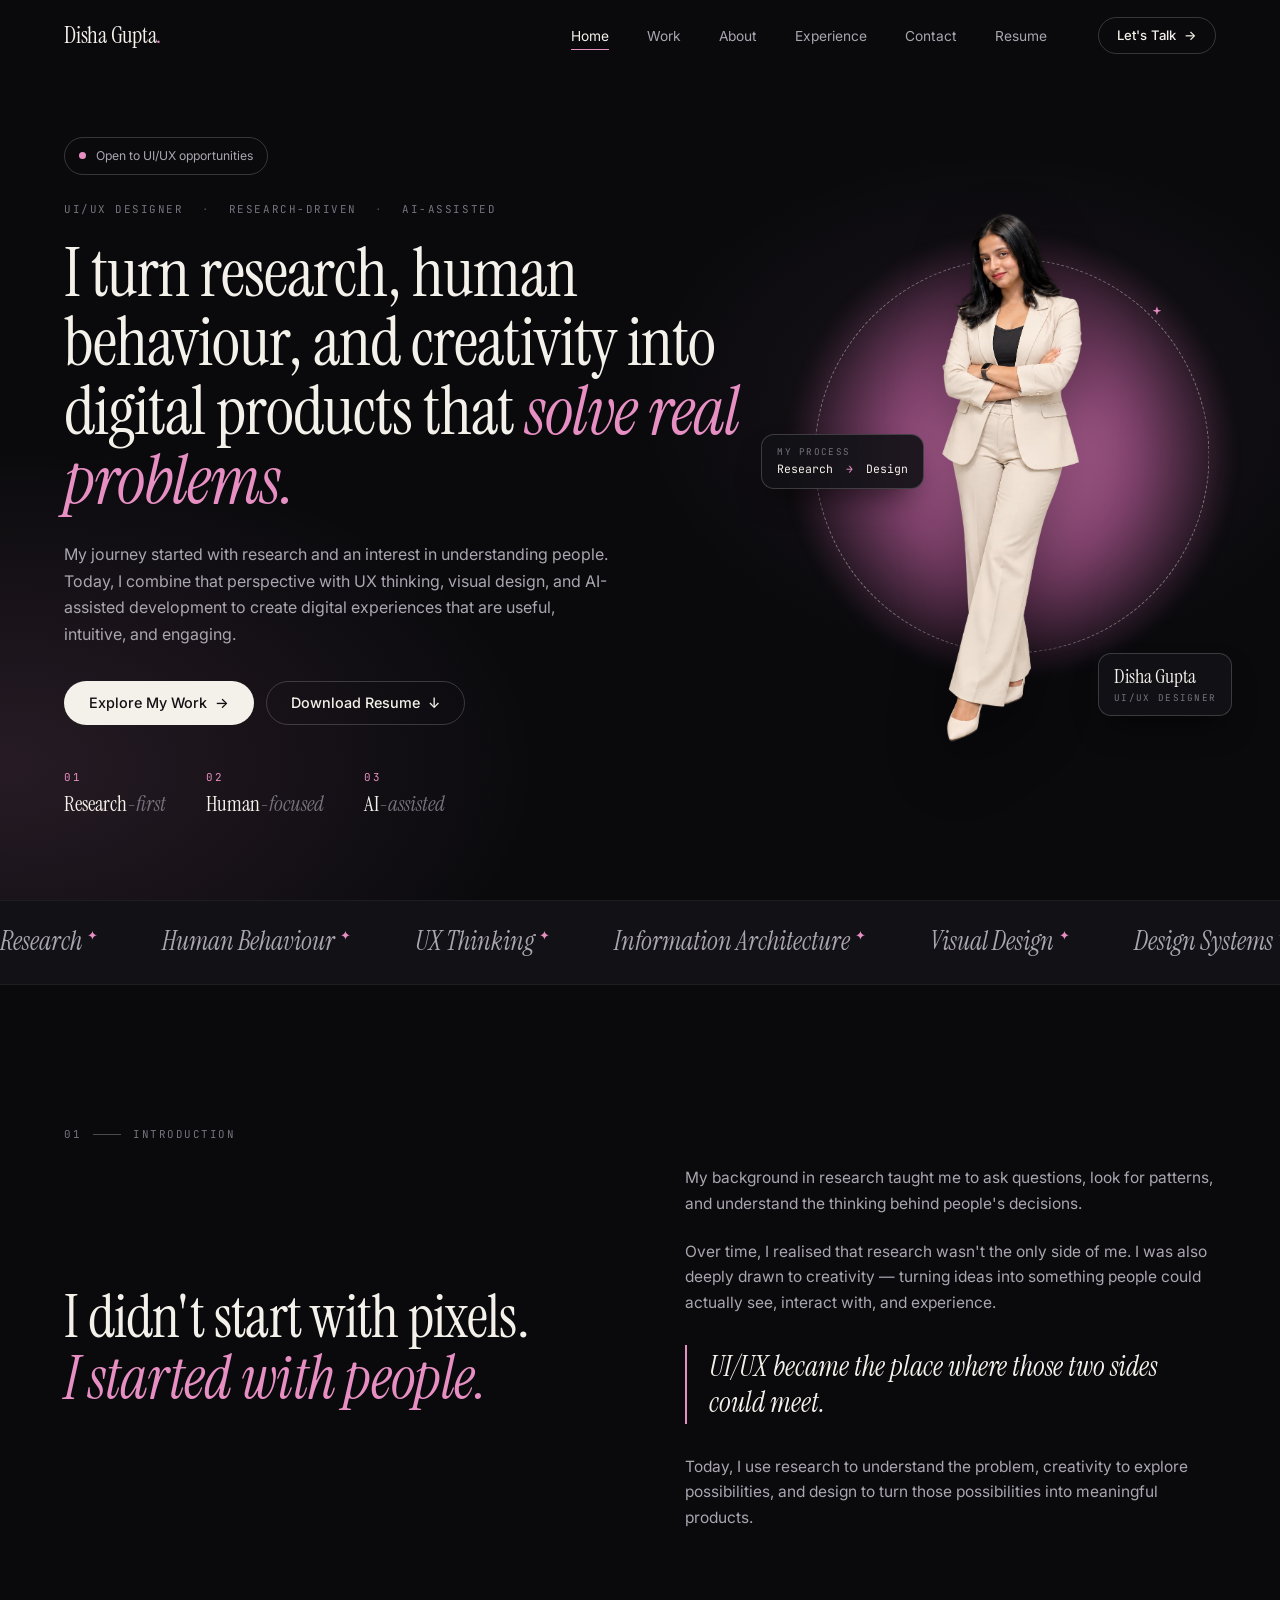
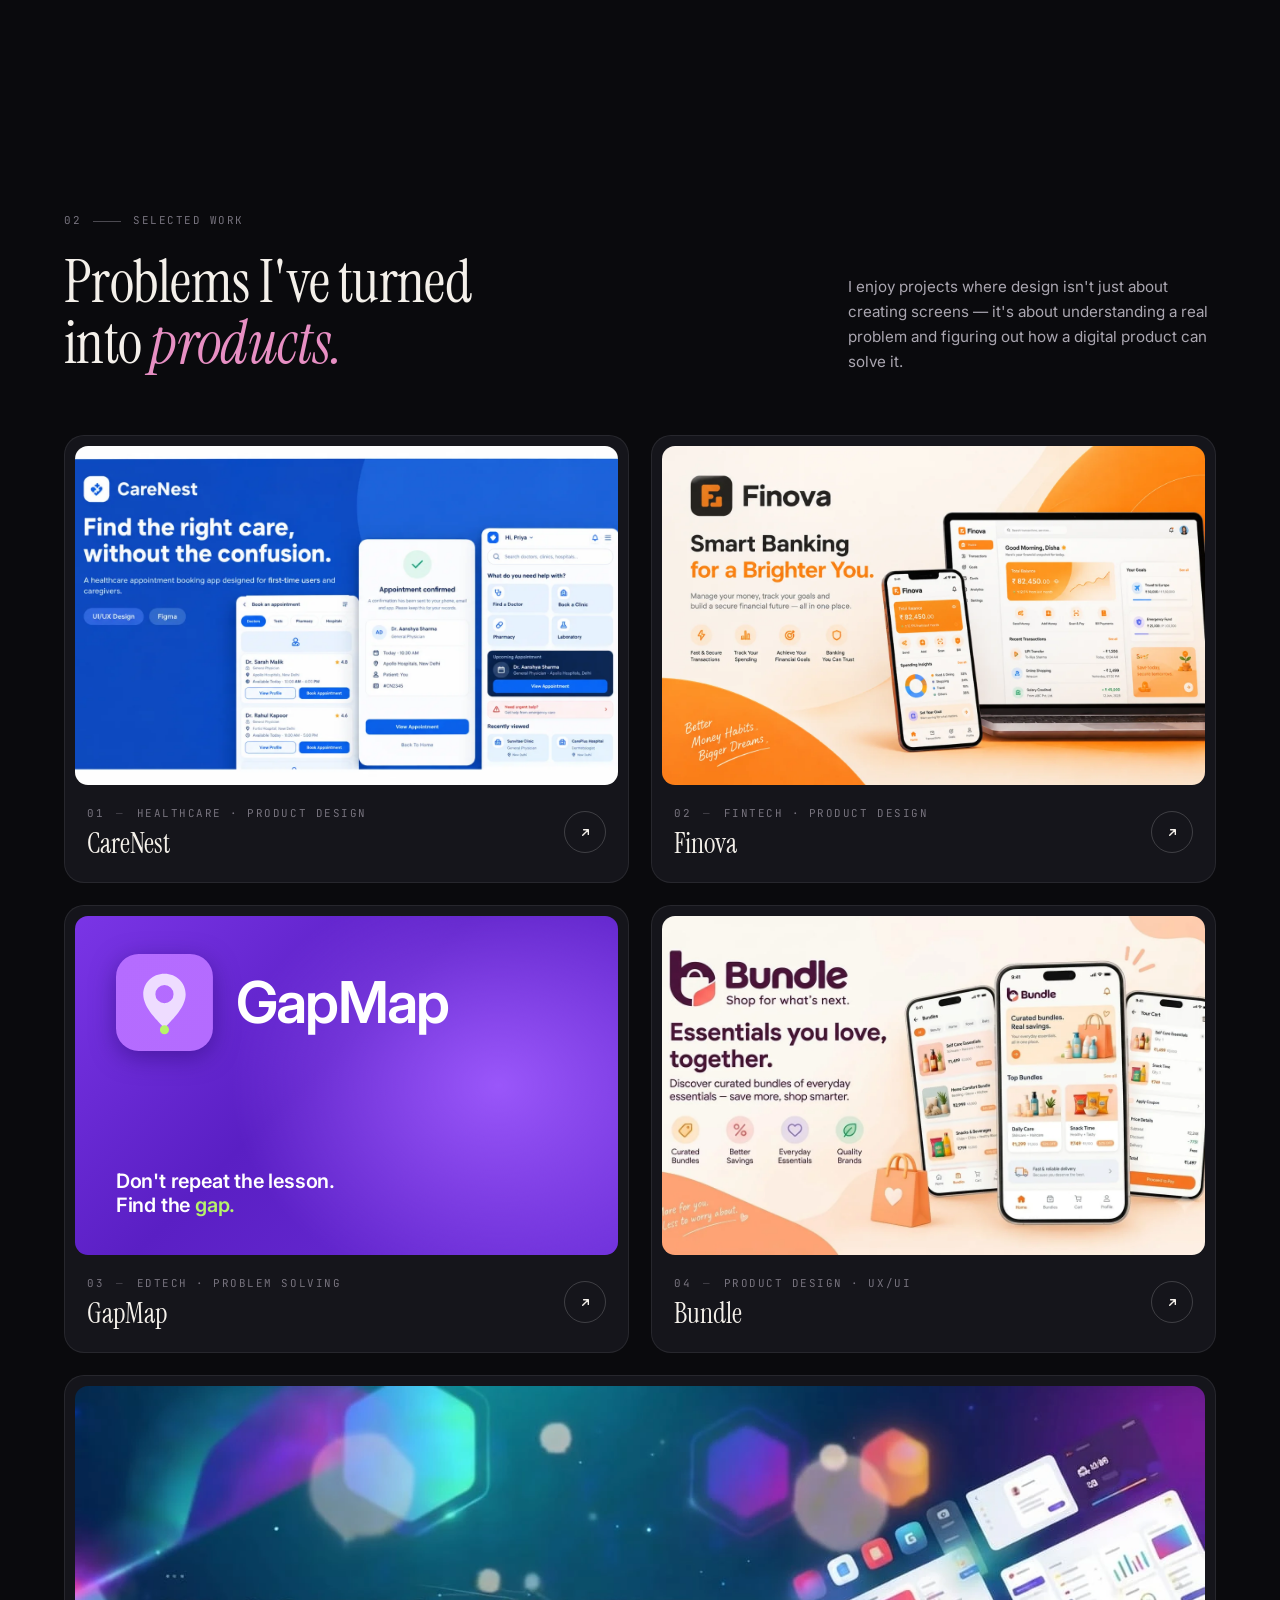
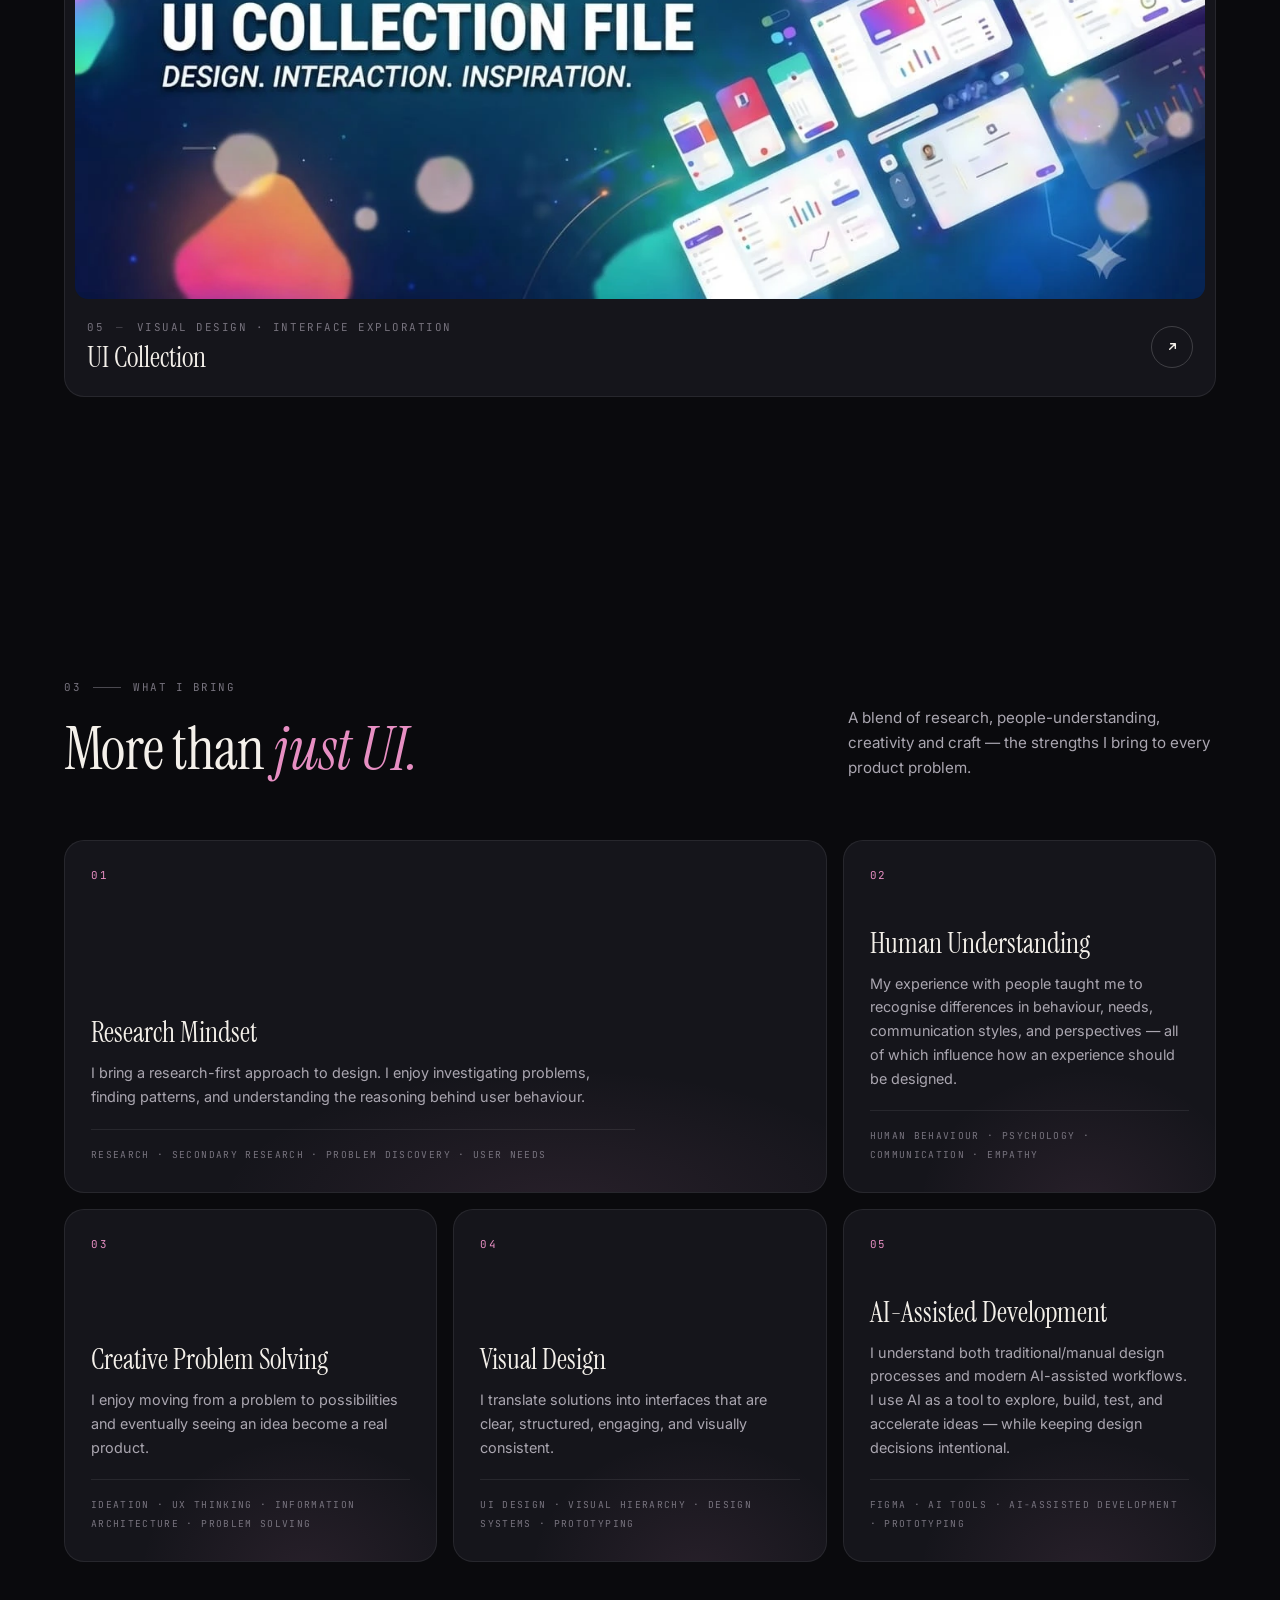
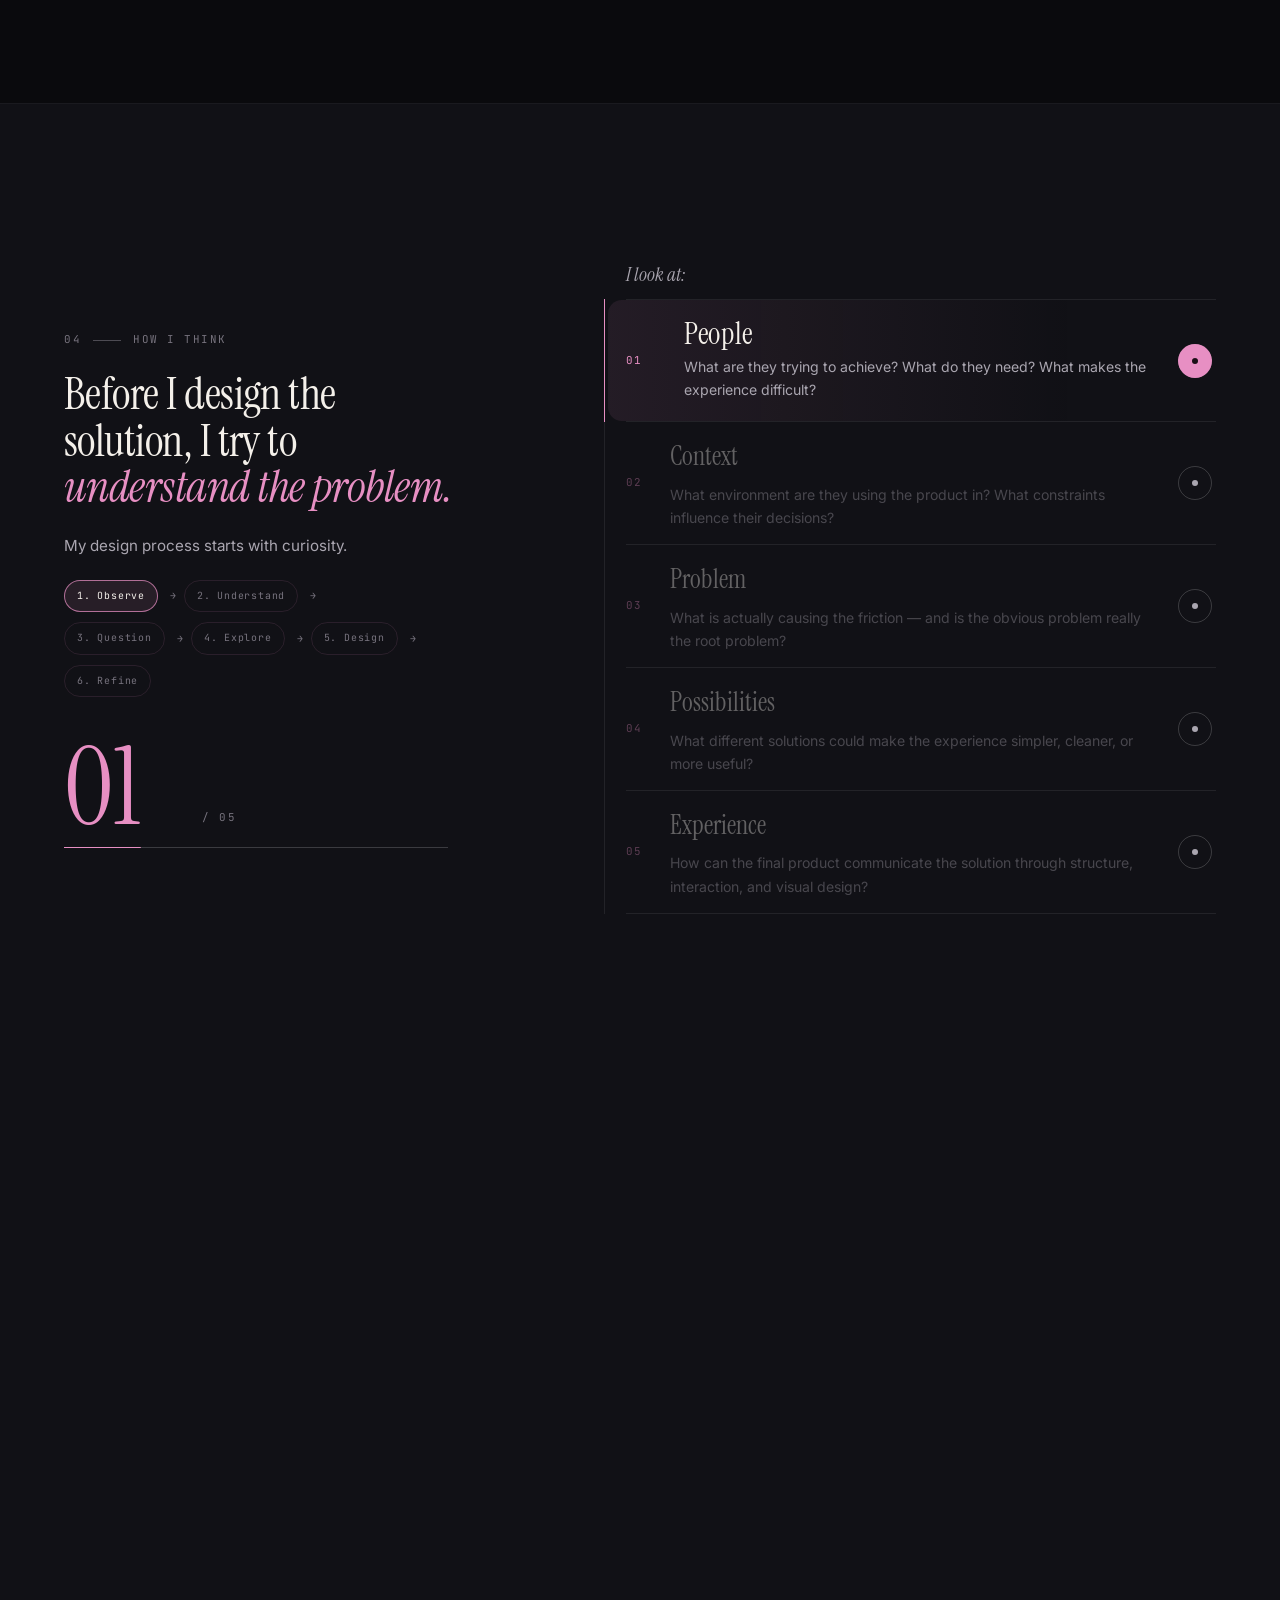
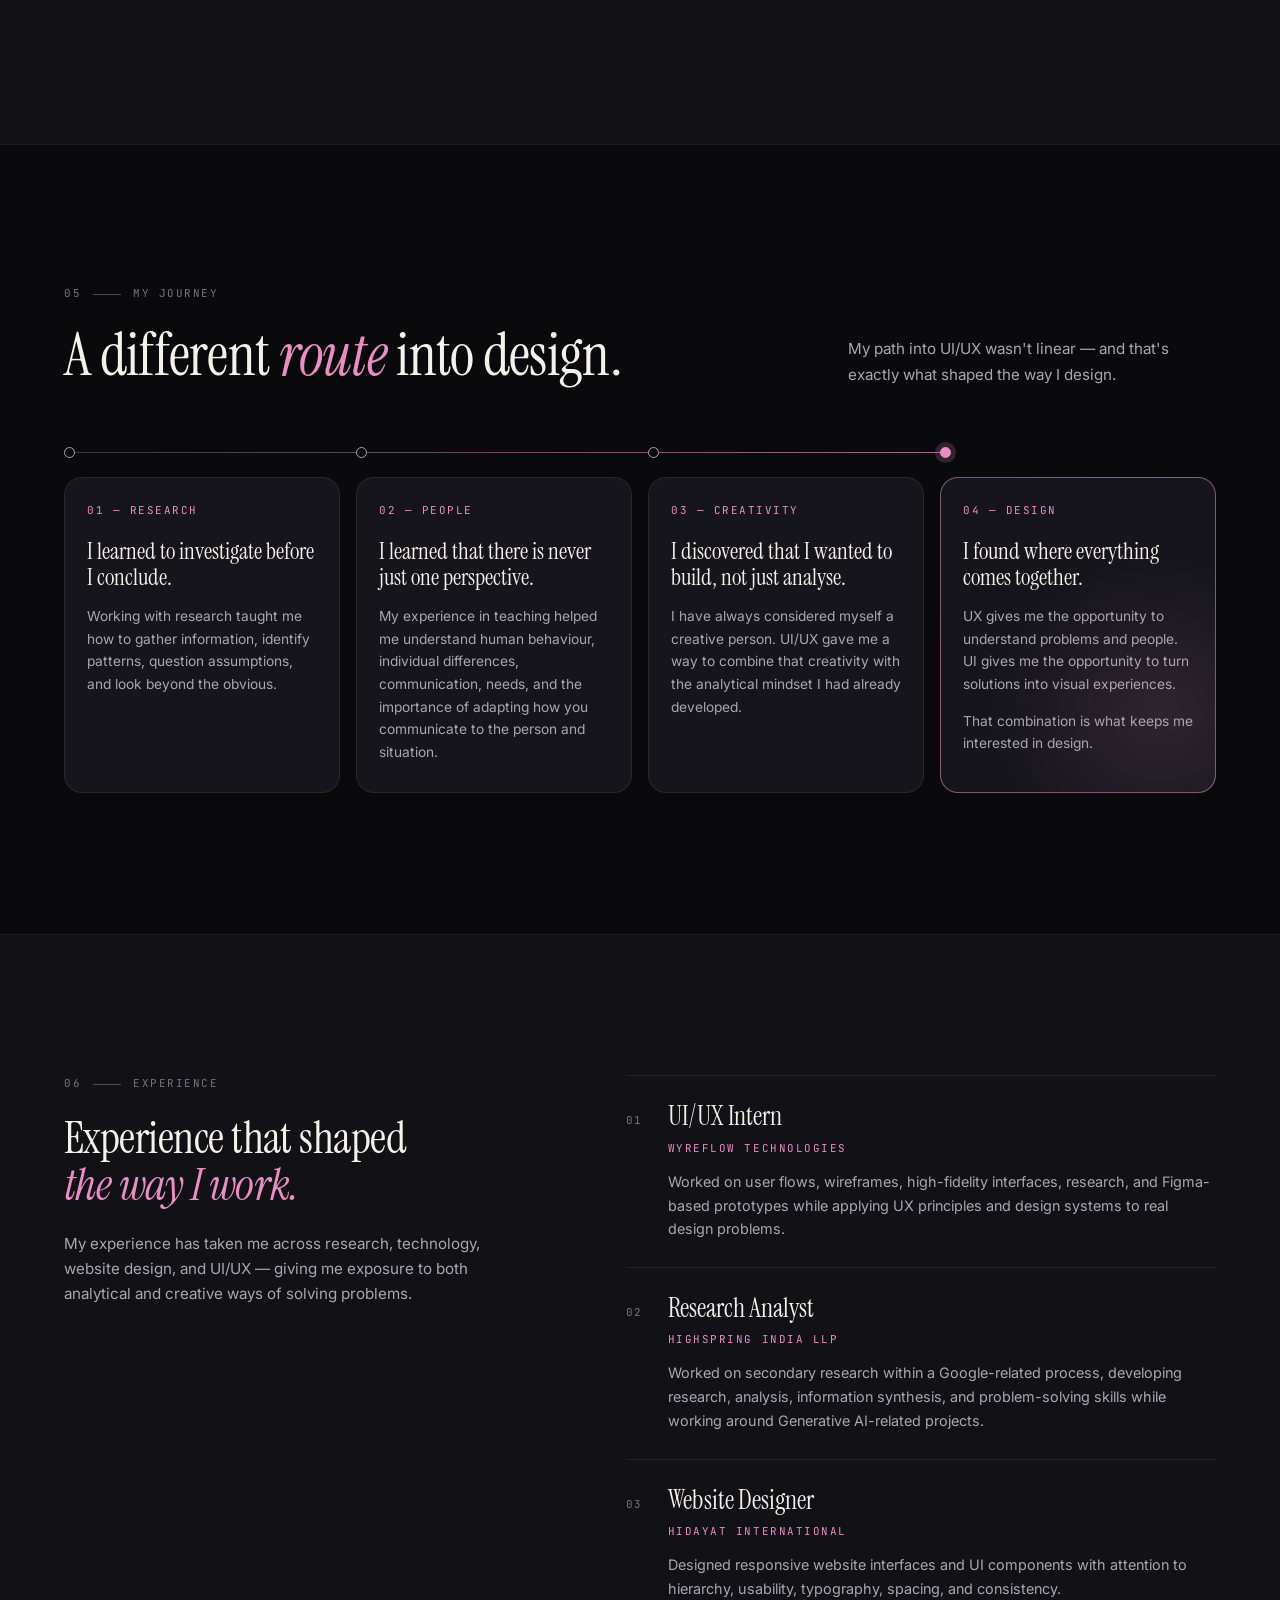
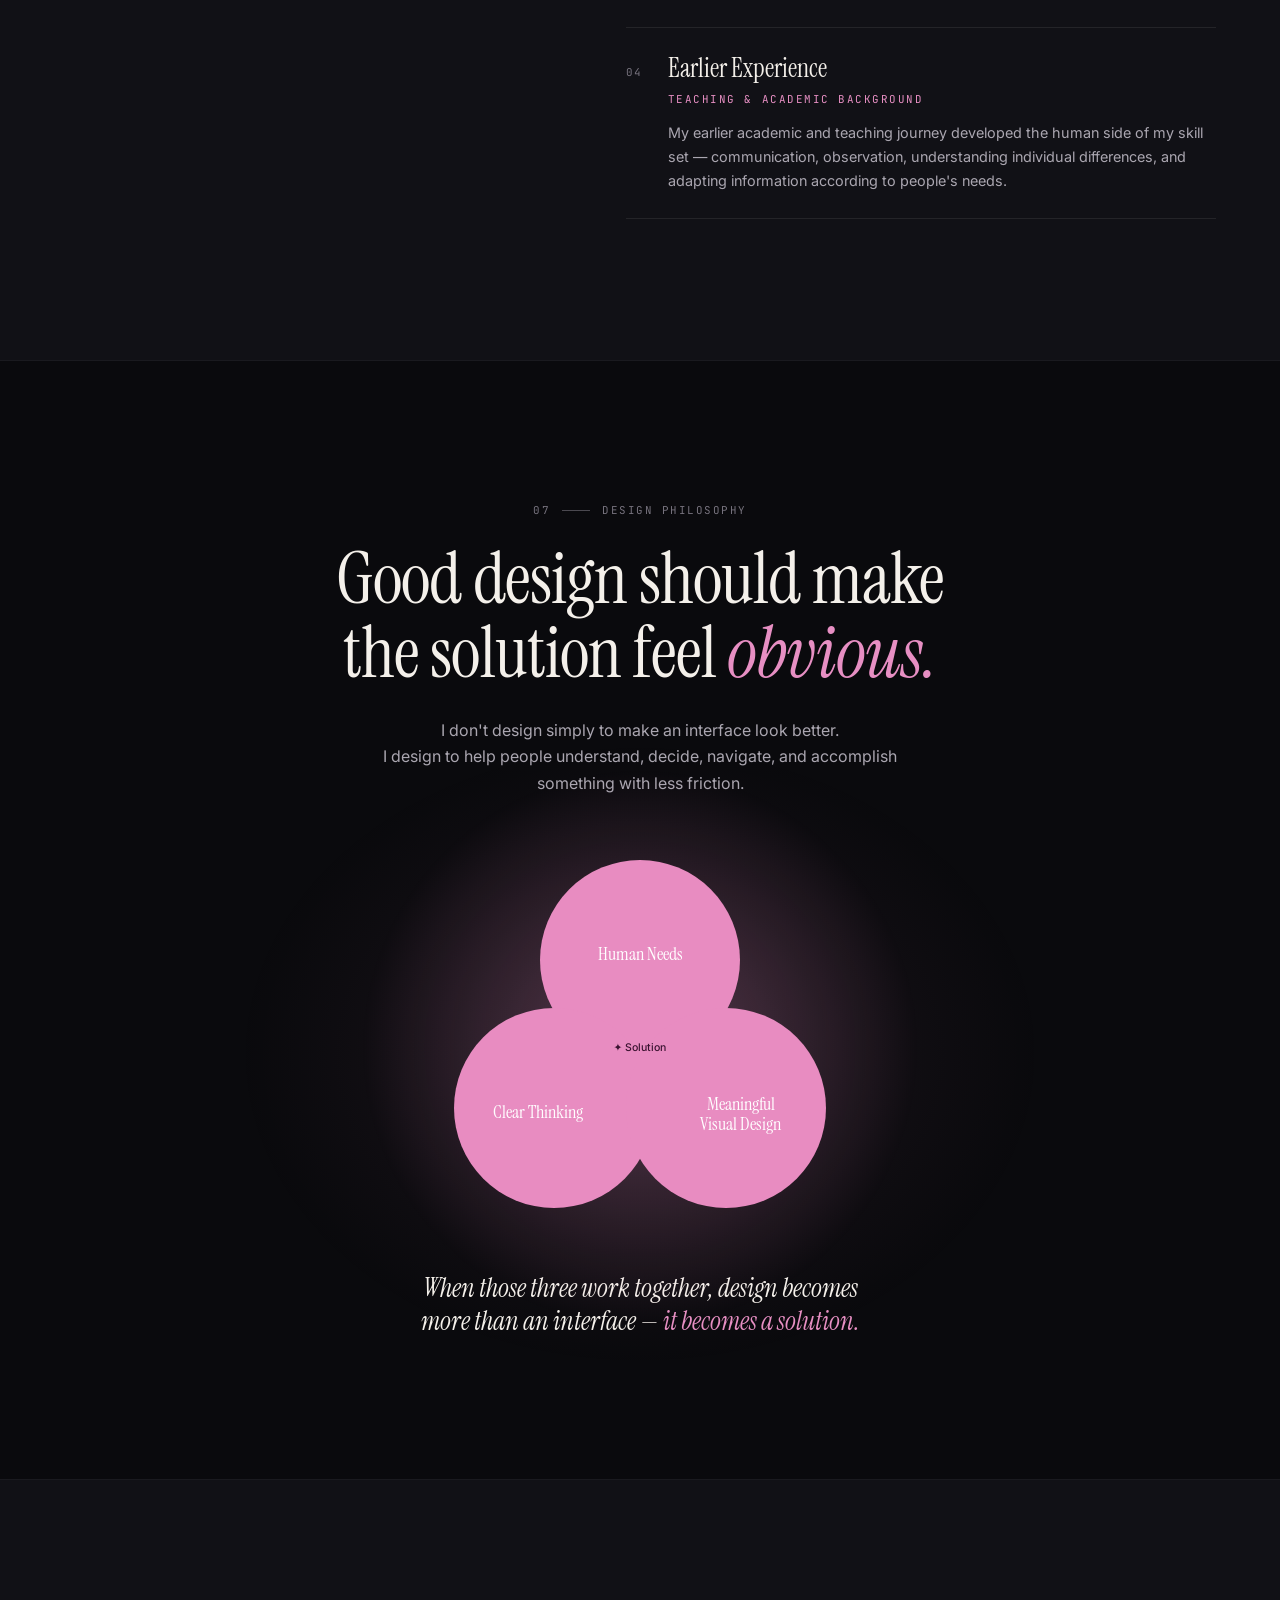
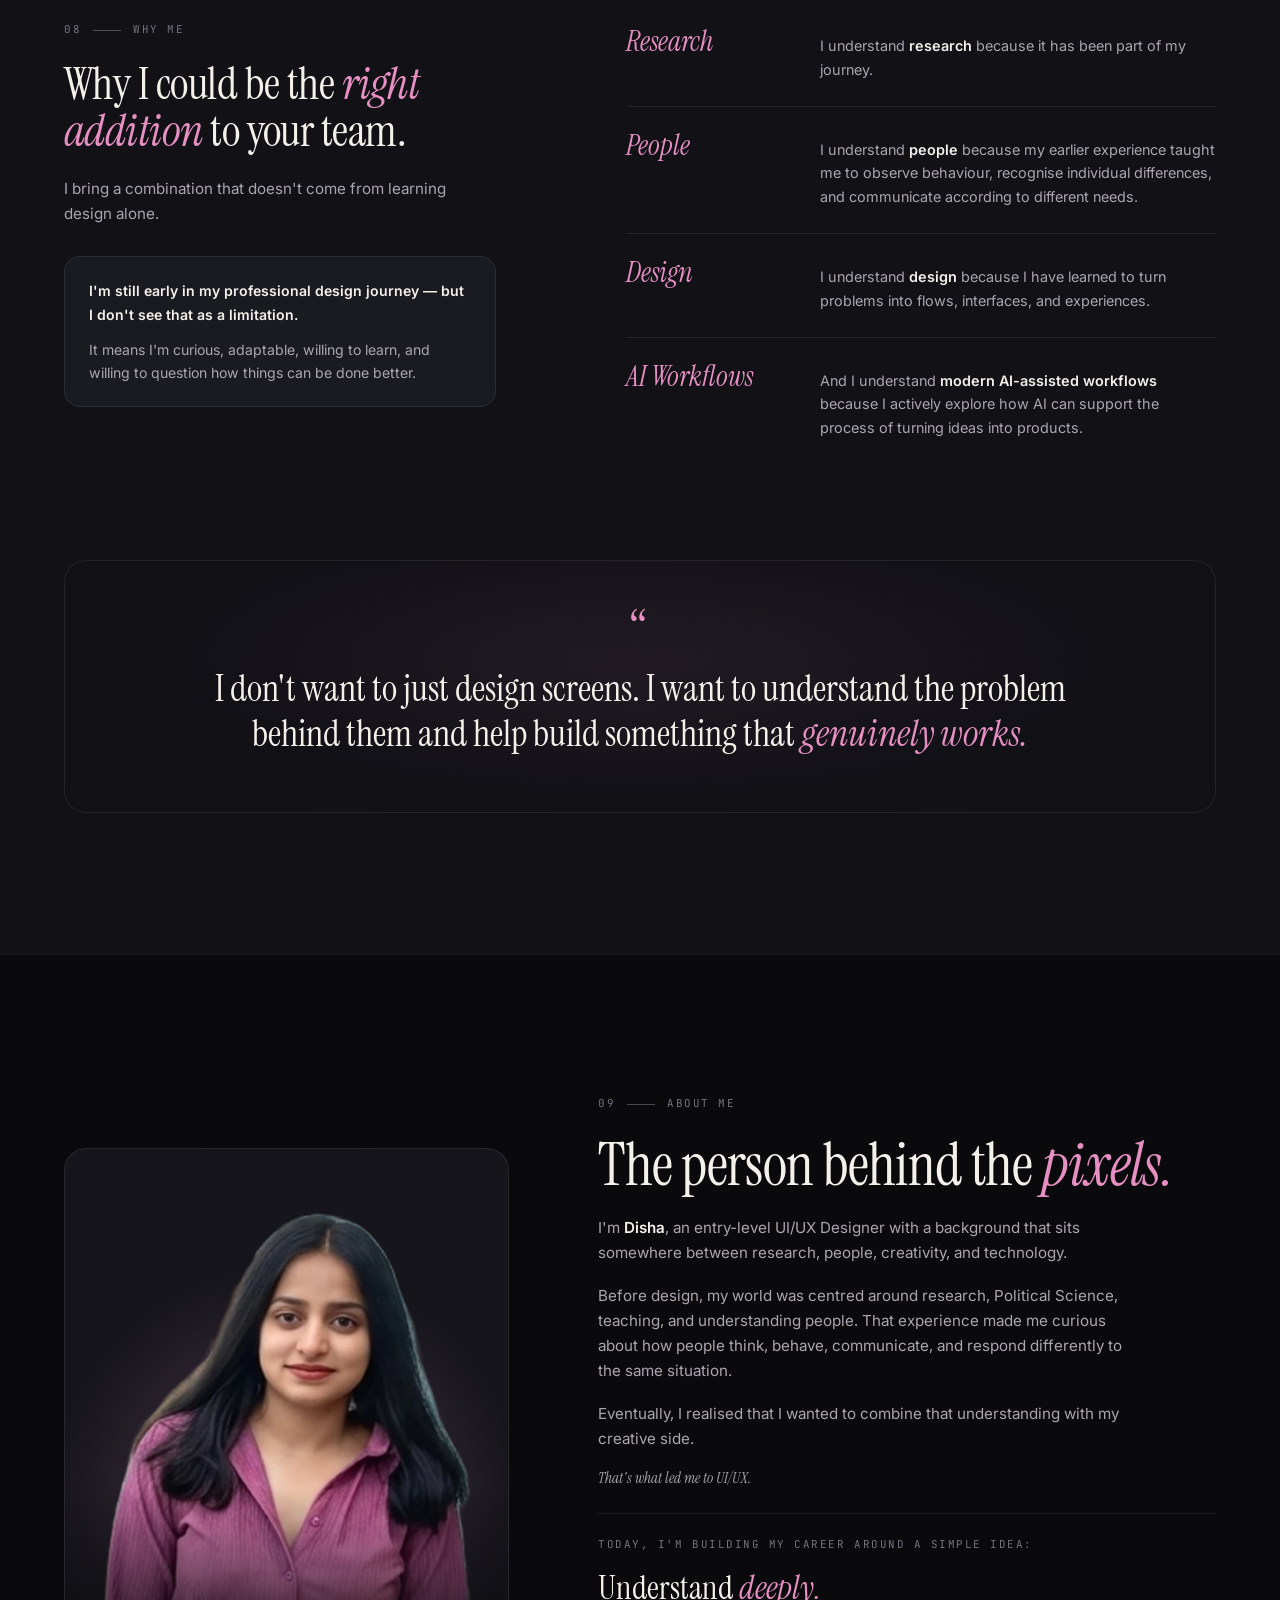
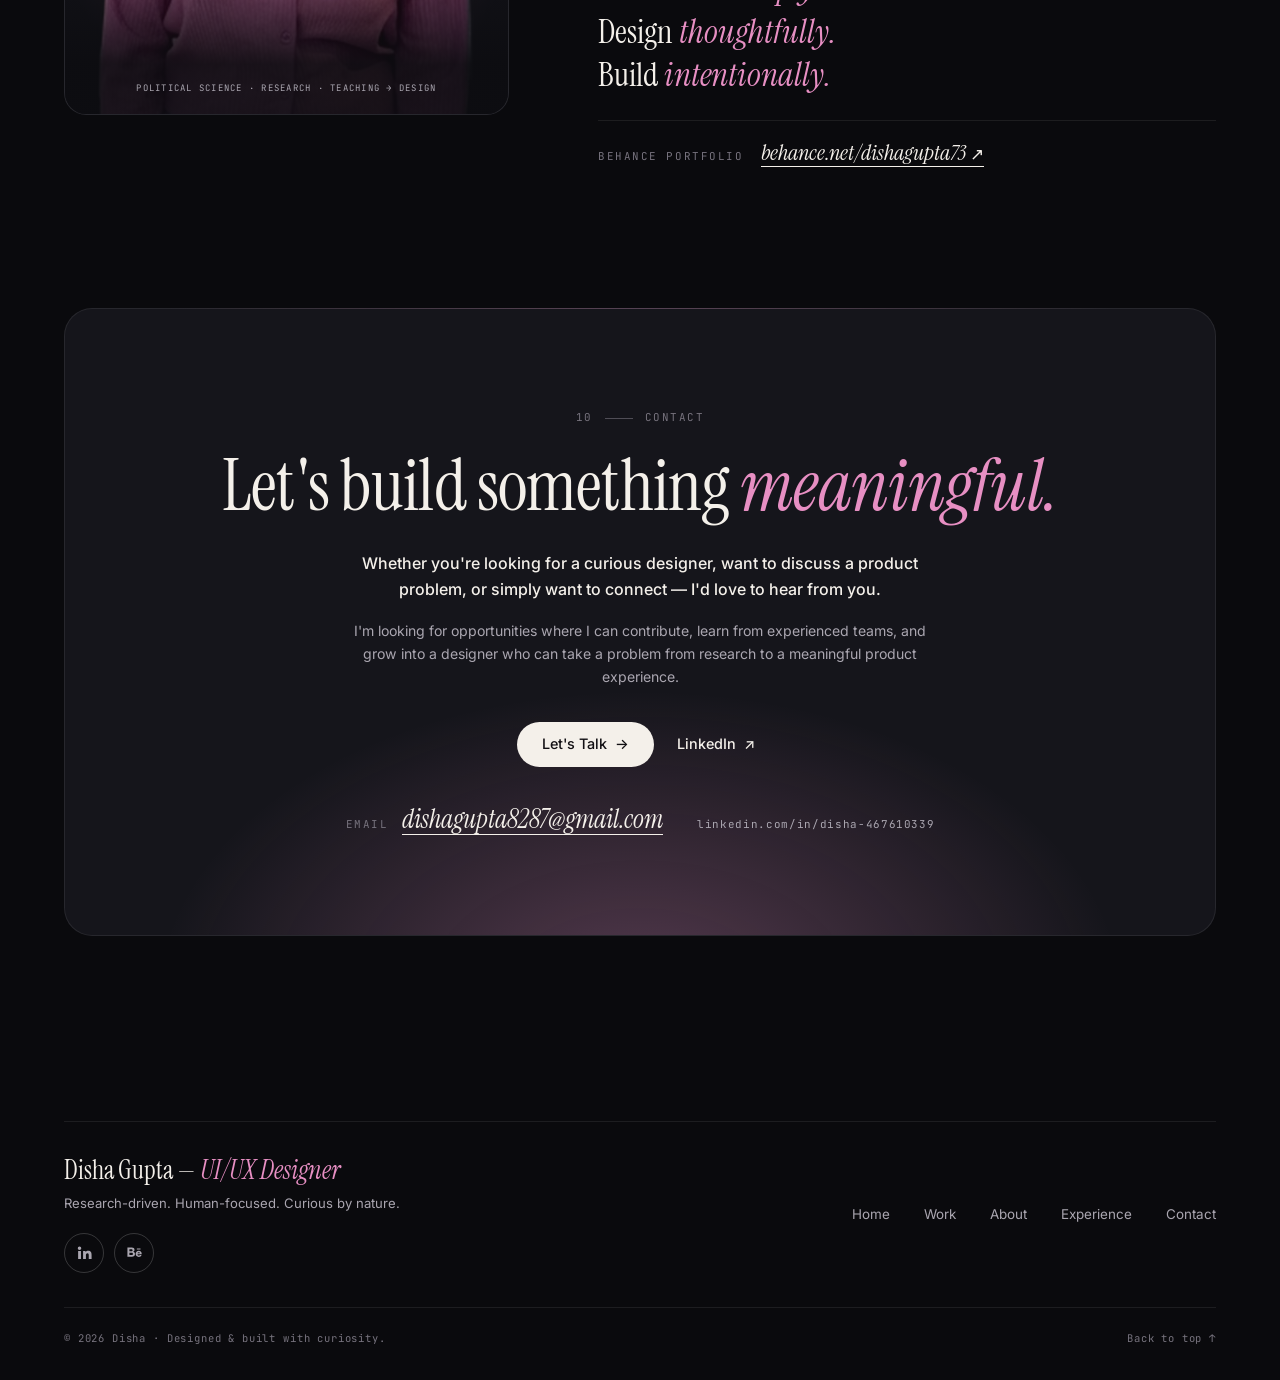
<file: index.html>
<!doctype html><html><head><meta charset=utf8><meta name=viewport content="width=device-width,initial-scale=1"><style>:root{color-scheme:light}body{margin:0;padding:0;font:14px -apple-system,BlinkMacSystemFont,sans-serif;background:#faf9f5;color:#141413}img{max-width:100%}[hidden]:not([hidden=until-found i]){display:none!important}</style></head><body>
<!doctype html>
<html lang="en">
<head>
  <meta charset="utf-8">
  <meta name="viewport" content="width=device-width, initial-scale=1">
  <title>Disha Gupta — UI/UX Designer</title>
  <meta name="description" content="Disha Gupta is a research-driven UI/UX designer who turns research, human behaviour, and creativity into digital products that solve real problems.">
  <meta name="theme-color" content="#0a0a0d">
  <link rel="preconnect" href="https://fonts.googleapis.com">
  <link rel="preconnect" href="https://fonts.gstatic.com" crossorigin>
  <link href="https://fonts.googleapis.com/css2?family=Instrument+Serif:ital@0;1&family=Inter:wght@400;500;600&family=JetBrains+Mono:wght@400;500&display=swap" rel="stylesheet">
  <link rel="stylesheet" href="css/styles.css">
  <!-- Reveal/scroll styles only apply once JS is confirmed running, so content is never hidden without it. -->
  <script>document.documentElement.classList.add('js');</script>
</head>
<body>
  <a class="skip-link" href="#main">Skip to content</a>

  <!-- ───────── Navigation ───────── -->
  <header class="nav" data-nav>
    <div class="container nav__inner">
      <a class="nav__logo" href="#home" aria-label="Disha Gupta — home">Disha Gupta<span>.</span></a>
      <button class="nav__toggle" type="button" aria-expanded="false" aria-controls="nav-menu" data-nav-toggle>
        <span class="sr-only">Menu</span><span class="nav__toggle-bar" aria-hidden="true"></span>
      </button>
      <nav class="nav__menu" id="nav-menu" aria-label="Primary">
        <ul class="nav__links">
          <li><a href="#home" data-nav-link>Home</a></li>
          <li><a href="#work" data-nav-link>Work</a></li>
          <li><a href="#about" data-nav-link>About</a></li>
          <li><a href="#experience" data-nav-link>Experience</a></li>
          <li><a href="#contact" data-nav-link>Contact</a></li>
          <li><a class="nav__resume" href="assets/Disha-Gupta-Resume.pdf" download="Disha-Gupta-Resume.pdf">Resume</a></li>
        </ul>
        <!-- data-talk: JS turns this into the contact menu (Email / LinkedIn / Behance). Without JS it stays a mailto link. -->
        <a class="btn btn--ghost btn--sm" href="mailto:dishagupta8287@gmail.com" data-email-link data-talk="down">Let's Talk <span class="btn__arrow" aria-hidden="true">→</span></a>
      </nav>
    </div>
  </header>

  <main id="main">
    <!-- ───────── Hero ───────── -->
    <section class="hero" id="home" data-section>
      <div class="hero__wash" aria-hidden="true"></div>
      <div class="container hero__grid">
        <div class="hero__copy">
          <p class="badge" data-reveal><span class="badge__dot" aria-hidden="true"></span>Open to UI/UX opportunities</p>
          <p class="eyebrow" data-reveal style="--d:1">UI/UX Designer <i>·</i> Research-driven <i>·</i> AI-assisted</p>
          <h1 class="hero__title" data-reveal style="--d:2">I turn research, human behaviour, and creativity into digital products that <em>solve real problems.</em></h1>
          <p class="hero__lede" data-reveal style="--d:3">My journey started with research and an interest in understanding people. Today, I combine that perspective with UX thinking, visual design, and AI-assisted development to create digital experiences that are useful, intuitive, and engaging.</p>
          <div class="hero__actions" data-reveal style="--d:4">
            <a class="btn btn--solid" href="#work">Explore My Work <span class="btn__arrow" aria-hidden="true">→</span></a>
            <a class="btn btn--ghost" href="assets/Disha-Gupta-Resume.pdf" download="Disha-Gupta-Resume.pdf">Download Resume <span class="btn__arrow" aria-hidden="true">↓</span></a>
          </div>
          <ul class="hero__pillars" data-reveal style="--d:5">
            <li><span>01</span>Research<em>-first</em></li>
            <li><span>02</span>Human<em>-focused</em></li>
            <li><span>03</span>AI<em>-assisted</em></li>
          </ul>
        </div>

        <div class="hero__visual" data-reveal style="--d:2">
          <div class="hero__glow" aria-hidden="true"></div>
          <div class="hero__orbit" aria-hidden="true"><span></span></div>
          <img class="hero__portrait" src="assets/hero-portrait.webp" width="401" height="1489" alt="Disha Gupta standing with arms crossed, wearing a cream pantsuit" fetchpriority="high">
          <div class="hero__chip hero__chip--process" aria-hidden="true">
            <small>My process</small>Research <span>→</span> Design
          </div>
          <div class="hero__chip hero__chip--name" aria-hidden="true">
            <strong>Disha Gupta</strong><small>UI/UX Designer</small>
          </div>
        </div>
      </div>
    </section>

    <!-- ───────── Skills marquee ───────── -->
    <div class="marquee" aria-label="Areas of focus">
      <ul class="marquee__track" data-marquee>
        <li>Research</li><li>Human Behaviour</li><li>UX Thinking</li><li>Information Architecture</li>
        <li>Visual Design</li><li>Design Systems</li><li>Prototyping</li><li>AI-Assisted Workflows</li>
      </ul>
    </div>

    <!-- ───────── 01 Introduction ───────── -->
    <section class="section intro" id="intro">
      <div class="container">
        <p class="label" data-reveal><span>01</span>Introduction</p>
        <div class="intro__grid">
          <h2 class="display intro__title" data-reveal>I didn't start with pixels. <em>I started with people.</em></h2>
          <div class="intro__body">
            <p data-reveal>My background in research taught me to ask questions, look for patterns, and understand the thinking behind people's decisions.</p>
            <p data-reveal style="--d:1">Over time, I realised that research wasn't the only side of me. I was also deeply drawn to creativity — turning ideas into something people could actually see, interact with, and experience.</p>
            <blockquote class="pull" data-reveal style="--d:2">UI/UX became the place where those two sides could meet.</blockquote>
            <p data-reveal style="--d:3">Today, I use research to understand the problem, creativity to explore possibilities, and design to turn those possibilities into meaningful products.</p>
          </div>
        </div>
      </div>
    </section>

    <!-- ───────── 02 Selected work ───────── -->
    <section class="section work" id="work" data-section>
      <div class="container">
        <header class="section__head">
          <div>
            <p class="label" data-reveal><span>02</span>Selected work</p>
            <h2 class="display" data-reveal>Problems I've turned into <em>products.</em></h2>
          </div>
          <p class="section__aside" data-reveal style="--d:1">I enjoy projects where design isn't just about creating screens — it's about understanding a real problem and figuring out how a digital product can solve it.</p>
        </header>

        <!-- Shared focus/blur interaction lives on this grid (see initProjectFocus in js/main.js). -->
        <ul class="projects" data-projects>
          <li data-reveal>
            <a class="project" href="carenest.html" aria-label="View CareNest project details">
              <span class="project__media"><img src="assets/carenest.webp" width="1400" height="788" loading="lazy" alt="CareNest healthcare app — find the right care, without the confusion"></span>
              <span class="project__meta">
                <span class="project__tag"><b>01</b>Healthcare · Product design</span>
                <span class="project__title">CareNest</span>
                <span class="project__arrow" aria-hidden="true"><svg viewBox="0 0 16 16"><path d="M5 11 11 5M6 5h5v5"/></svg></span>
              </span>
            </a>
          </li>
          <li data-reveal style="--d:1">
            <a class="project" href="finova.html" aria-label="View Finova project details">
              <span class="project__media"><img src="assets/finova.webp" width="1400" height="894" loading="lazy" alt="Finova — smart banking for a brighter you, shown on phone and laptop"></span>
              <span class="project__meta">
                <span class="project__tag"><b>02</b>Fintech · Product design</span>
                <span class="project__title">Finova</span>
                <span class="project__arrow" aria-hidden="true"><svg viewBox="0 0 16 16"><path d="M5 11 11 5M6 5h5v5"/></svg></span>
              </span>
            </a>
          </li>
          <li data-reveal>
            <a class="project" href="gapmap.html" aria-label="View GapMap project details">
              <span class="project__media">
                <span class="gapmap" role="img" aria-label="GapMap — don't repeat the lesson, find the gap">
                  <span class="gapmap__brand">
                    <svg class="gapmap__icon" viewBox="0 0 64 64" aria-hidden="true"><rect width="64" height="64" rx="15" fill="url(#gm)"/><path d="M32 13c-8 0-14 6-14 13.600 0 9.400 10.500 18.200 14 22.400 3.500-4.200 14-13 14-22.400C46 19 40 13 32 13Zm0 19.500a6 6 0 1 1 0-12 6 6 0 0 1 0 12Z" fill="#f3e6ff" fill-opacity=".92"/><circle cx="32" cy="50" r="3" fill="#b6f36a"/><defs><linearGradient id="gm" x1="0" y1="0" x2="64" y2="64"><stop stop-color="#b56cff"/><stop offset="1" stop-color="#6a2fd6"/></linearGradient></defs></svg>
                    <span class="gapmap__name">GapMap</span>
                  </span>
                  <span class="gapmap__line">Don't repeat the lesson.<br>Find the <i>gap.</i></span>
                </span>
              </span>
              <span class="project__meta">
                <span class="project__tag"><b>03</b>EdTech · Problem solving</span>
                <span class="project__title">GapMap</span>
                <span class="project__arrow" aria-hidden="true"><svg viewBox="0 0 16 16"><path d="M5 11 11 5M6 5h5v5"/></svg></span>
              </span>
            </a>
          </li>
          <li data-reveal style="--d:1">
            <a class="project" href="bundle.html" aria-label="View Bundle project details">
              <span class="project__media"><img src="assets/bundle.webp" width="1376" height="768" loading="lazy" alt="Bundle shopping app — essentials you love, together"></span>
              <span class="project__meta">
                <span class="project__tag"><b>04</b>Product design · UX/UI</span>
                <span class="project__title">Bundle</span>
                <span class="project__arrow" aria-hidden="true"><svg viewBox="0 0 16 16"><path d="M5 11 11 5M6 5h5v5"/></svg></span>
              </span>
            </a>
          </li>
          <li class="projects__wide" data-reveal>
            <a class="project project--wide" href="collection.html" target="_blank" rel="noopener">
              <span class="project__media"><img src="assets/ui-collection.webp" width="1376" height="768" loading="lazy" alt="UI Collection File — design, interaction, inspiration"></span>
              <span class="project__meta">
                <span class="project__tag"><b>05</b>Visual design · Interface exploration</span>
                <span class="project__title">UI Collection</span>
                <span class="project__arrow" aria-hidden="true"><svg viewBox="0 0 16 16"><path d="M5 11 11 5M6 5h5v5"/></svg></span>
              </span>
            </a>
          </li>
        </ul>
      </div>
    </section>

    <!-- ───────── 03 What I bring ───────── -->
    <section class="section bring" id="skills">
      <div class="container">
        <header class="section__head">
          <div>
            <p class="label" data-reveal><span>03</span>What I bring</p>
            <h2 class="display" data-reveal>More than <em>just UI.</em></h2>
          </div>
          <p class="section__aside" data-reveal style="--d:1">A blend of research, people-understanding, creativity and craft — the strengths I bring to every product problem.</p>
        </header>
        <ul class="strengths">
          <li class="strength strength--wide" data-reveal>
            <span class="strength__num">01</span>
            <h3>Research Mindset</h3>
            <p>I bring a research-first approach to design. I enjoy investigating problems, finding patterns, and understanding the reasoning behind user behaviour.</p>
            <p class="strength__tags">Research · Secondary research · Problem discovery · User needs</p>
          </li>
          <li class="strength" data-reveal style="--d:1">
            <span class="strength__num">02</span>
            <h3>Human Understanding</h3>
            <p>My experience with people taught me to recognise differences in behaviour, needs, communication styles, and perspectives — all of which influence how an experience should be designed.</p>
            <p class="strength__tags">Human behaviour · Psychology · Communication · Empathy</p>
          </li>
          <li class="strength" data-reveal>
            <span class="strength__num">03</span>
            <h3>Creative Problem Solving</h3>
            <p>I enjoy moving from a problem to possibilities and eventually seeing an idea become a real product.</p>
            <p class="strength__tags">Ideation · UX thinking · Information architecture · Problem solving</p>
          </li>
          <li class="strength" data-reveal style="--d:1">
            <span class="strength__num">04</span>
            <h3>Visual Design</h3>
            <p>I translate solutions into interfaces that are clear, structured, engaging, and visually consistent.</p>
            <p class="strength__tags">UI design · Visual hierarchy · Design systems · Prototyping</p>
          </li>
          <li class="strength" data-reveal style="--d:2">
            <span class="strength__num">05</span>
            <h3>AI-Assisted Development</h3>
            <p>I understand both traditional/manual design processes and modern AI-assisted workflows. I use AI as a tool to explore, build, test, and accelerate ideas — while keeping design decisions intentional.</p>
            <p class="strength__tags">Figma · AI tools · AI-assisted development · Prototyping</p>
          </li>
        </ul>
      </div>
    </section>

    <!-- ───────── 04 How I think — five-stage scroll story ─────────
         On wide screens JS pins .think__sticky and drives each item's --a (0–1) from scroll progress.
         Without JS, on small screens, or with reduced motion it is a normal, fully visible list. -->
    <section class="section section--alt think" id="process" data-story>
      <div class="think__track" data-story-track>
        <div class="think__sticky" data-story-sticky>
          <div class="container think__grid">
            <div class="think__intro">
              <p class="label" data-reveal><span>04</span>How I think</p>
              <h2 class="display display--sm" data-reveal>Before I design the solution, I try to <em>understand the problem.</em></h2>
              <p class="think__lede" data-reveal style="--d:1">My design process starts with curiosity.</p>
              <ol class="steps" data-reveal style="--d:2" aria-label="My process">
                <li data-story-step>1. Observe</li><li data-story-step>2. Understand</li><li data-story-step>3. Question</li>
                <li data-story-step>4. Explore</li><li data-story-step>5. Design</li><li data-story-step>6. Refine</li>
              </ol>
              <div class="think__meter" aria-hidden="true">
                <div class="think__numerals">
                  <span data-story-numeral>01</span><span data-story-numeral>02</span><span data-story-numeral>03</span><span data-story-numeral>04</span><span data-story-numeral>05</span>
                </div>
                <span class="think__count">/ 05</span>
                <span class="think__bar"><span data-story-bar></span></span>
              </div>
            </div>

            <div class="think__panel">
              <p class="think__lead" data-reveal>I look at:</p>
              <ol class="think__list">
                <li class="think__item" data-story-item data-reveal>
                  <span class="think__num">01</span>
                  <div><h3>People</h3><p>What are they trying to achieve? What do they need? What makes the experience difficult?</p></div>
                  <button class="think__jump" type="button" data-story-jump aria-label="Go to stage 1: People"><span aria-hidden="true"></span></button>
                </li>
                <li class="think__item" data-story-item data-reveal>
                  <span class="think__num">02</span>
                  <div><h3>Context</h3><p>What environment are they using the product in? What constraints influence their decisions?</p></div>
                  <button class="think__jump" type="button" data-story-jump aria-label="Go to stage 2: Context"><span aria-hidden="true"></span></button>
                </li>
                <li class="think__item" data-story-item data-reveal>
                  <span class="think__num">03</span>
                  <div><h3>Problem</h3><p>What is actually causing the friction — and is the obvious problem really the root problem?</p></div>
                  <button class="think__jump" type="button" data-story-jump aria-label="Go to stage 3: Problem"><span aria-hidden="true"></span></button>
                </li>
                <li class="think__item" data-story-item data-reveal>
                  <span class="think__num">04</span>
                  <div><h3>Possibilities</h3><p>What different solutions could make the experience simpler, cleaner, or more useful?</p></div>
                  <button class="think__jump" type="button" data-story-jump aria-label="Go to stage 4: Possibilities"><span aria-hidden="true"></span></button>
                </li>
                <li class="think__item" data-story-item data-reveal>
                  <span class="think__num">05</span>
                  <div><h3>Experience</h3><p>How can the final product communicate the solution through structure, interaction, and visual design?</p></div>
                  <button class="think__jump" type="button" data-story-jump aria-label="Go to stage 5: Experience"><span aria-hidden="true"></span></button>
                </li>
              </ol>
            </div>
          </div>
        </div>
      </div>
    </section>

    <!-- ───────── 05 My journey ───────── -->
    <section class="section journey" id="journey">
      <div class="container">
        <header class="section__head">
          <div>
            <p class="label" data-reveal><span>05</span>My journey</p>
            <h2 class="display" data-reveal>A different <em>route</em> into design.</h2>
          </div>
          <p class="section__aside" data-reveal style="--d:1">My path into UI/UX wasn't linear — and that's exactly what shaped the way I design.</p>
        </header>
        <ol class="timeline">
          <li class="timeline__step" data-reveal>
            <div class="timeline__card">
              <p class="timeline__tag">01 — Research</p>
              <h3>I learned to investigate before I conclude.</h3>
              <p>Working with research taught me how to gather information, identify patterns, question assumptions, and look beyond the obvious.</p>
            </div>
          </li>
          <li class="timeline__step" data-reveal style="--d:1">
            <div class="timeline__card">
              <p class="timeline__tag">02 — People</p>
              <h3>I learned that there is never just one perspective.</h3>
              <p>My experience in teaching helped me understand human behaviour, individual differences, communication, needs, and the importance of adapting how you communicate to the person and situation.</p>
            </div>
          </li>
          <li class="timeline__step" data-reveal style="--d:2">
            <div class="timeline__card">
              <p class="timeline__tag">03 — Creativity</p>
              <h3>I discovered that I wanted to build, not just analyse.</h3>
              <p>I have always considered myself a creative person. UI/UX gave me a way to combine that creativity with the analytical mindset I had already developed.</p>
            </div>
          </li>
          <li class="timeline__step timeline__step--now" data-reveal style="--d:3">
            <div class="timeline__card">
              <p class="timeline__tag">04 — Design</p>
              <h3>I found where everything comes together.</h3>
              <p>UX gives me the opportunity to understand problems and people. UI gives me the opportunity to turn solutions into visual experiences.</p>
              <p>That combination is what keeps me interested in design.</p>
            </div>
          </li>
        </ol>
      </div>
    </section>

    <!-- ───────── 06 Experience ───────── -->
    <section class="section section--alt experience" id="experience" data-section>
      <div class="container experience__grid">
        <div class="experience__intro">
          <p class="label" data-reveal><span>06</span>Experience</p>
          <h2 class="display display--sm" data-reveal>Experience that shaped <em>the way I work.</em></h2>
          <p data-reveal style="--d:1">My experience has taken me across research, technology, website design, and UI/UX — giving me exposure to both analytical and creative ways of solving problems.</p>        </div>
        <ol class="roles">
          <li class="role" data-reveal>
            <span class="role__num">01</span>
            <div><h3>UI/UX Intern</h3><p class="role__org">Wyreflow Technologies</p>
              <p>Worked on user flows, wireframes, high-fidelity interfaces, research, and Figma-based prototypes while applying UX principles and design systems to real design problems.</p></div>
          </li>
          <li class="role" data-reveal>
            <span class="role__num">02</span>
            <div><h3>Research Analyst</h3><p class="role__org">Highspring India LLP</p>
              <p>Worked on secondary research within a Google-related process, developing research, analysis, information synthesis, and problem-solving skills while working around Generative AI-related projects.</p></div>
          </li>
          <li class="role" data-reveal>
            <span class="role__num">03</span>
            <div><h3>Website Designer</h3><p class="role__org">Hidayat International</p>
              <p>Designed responsive website interfaces and UI components with attention to hierarchy, usability, typography, spacing, and consistency.</p></div>
          </li>
          <li class="role" data-reveal>
            <span class="role__num">04</span>
            <div><h3>Earlier Experience</h3><p class="role__org">Teaching &amp; academic background</p>
              <p>My earlier academic and teaching journey developed the human side of my skill set — communication, observation, understanding individual differences, and adapting information according to people's needs.</p></div>
          </li>
        </ol>
      </div>
    </section>

    <!-- ───────── 07 Design philosophy ───────── -->
    <section class="section philosophy" id="philosophy">
      <div class="container philosophy__inner">
        <p class="label label--center" data-reveal><span>07</span>Design philosophy</p>
        <h2 class="display display--lg" data-reveal>Good design should make the solution feel <em>obvious.</em></h2>
        <p class="philosophy__lede" data-reveal style="--d:1">I don't design simply to make an interface look better.<br>I design to help people understand, decide, navigate, and accomplish something with less friction.</p>
        <div class="venn" data-reveal role="img" aria-label="Three overlapping circles — Human Needs, Clear Thinking and Meaningful Visual Design — meeting at Solution">
          <span class="venn__c venn__c--a"><b>Human Needs</b></span>
          <span class="venn__c venn__c--b"><b>Clear Thinking</b></span>
          <span class="venn__c venn__c--c"><b>Meaningful<br>Visual Design</b></span>
          <span class="venn__core">✦ Solution</span>
        </div>
        <p class="philosophy__close" data-reveal>When those three work together, design becomes more than an interface — <em>it becomes a solution.</em></p>
      </div>
    </section>

    <!-- ───────── 08 Why me ───────── -->
    <section class="section section--alt why" id="why">
      <div class="container">
        <div class="why__grid">
          <div class="why__intro">
            <p class="label" data-reveal><span>08</span>Why me</p>
            <h2 class="display display--sm" data-reveal>Why I could be the <em>right addition</em> to your team.</h2>
            <p data-reveal style="--d:1">I bring a combination that doesn't come from learning design alone.</p>
            <div class="note" data-reveal style="--d:2">
              <p><strong>I'm still early in my professional design journey — but I don't see that as a limitation.</strong></p>
              <p>It means I'm curious, adaptable, willing to learn, and willing to question how things can be done better.</p>
            </div>
          </div>
          <dl class="reasons">
            <div class="reason" data-reveal><dt>Research</dt><dd>I understand <strong>research</strong> because it has been part of my journey.</dd></div>
            <div class="reason" data-reveal><dt>People</dt><dd>I understand <strong>people</strong> because my earlier experience taught me to observe behaviour, recognise individual differences, and communicate according to different needs.</dd></div>
            <div class="reason" data-reveal><dt>Design</dt><dd>I understand <strong>design</strong> because I have learned to turn problems into flows, interfaces, and experiences.</dd></div>
            <div class="reason" data-reveal><dt>AI Workflows</dt><dd>And I understand <strong>modern AI-assisted workflows</strong> because I actively explore how AI can support the process of turning ideas into products.</dd></div>
          </dl>
        </div>
        <figure class="quote" data-reveal>
          <span class="quote__mark" aria-hidden="true">“</span>
          <blockquote>I don't want to just design screens. I want to understand the problem behind them and help build something that <em>genuinely works.</em></blockquote>
        </figure>
      </div>
    </section>

    <!-- ───────── 09 About ───────── -->
    <section class="section about" id="about" data-section>
      <div class="container about__grid">
        <figure class="about__photo" data-reveal>
          <img src="assets/about-portrait.webp" width="463" height="1598" loading="lazy" alt="Portrait of Disha Gupta">
          <figcaption>Political Science · Research · Teaching → Design</figcaption>
        </figure>
        <div class="about__copy">
          <p class="label" data-reveal><span>09</span>About me</p>
          <h2 class="display" data-reveal>The person behind the <em>pixels.</em></h2>
          <p data-reveal>I'm <strong>Disha</strong>, an entry-level UI/UX Designer with a background that sits somewhere between research, people, creativity, and technology.</p>
          <p data-reveal>Before design, my world was centred around research, Political Science, teaching, and understanding people. That experience made me curious about how people think, behave, communicate, and respond differently to the same situation.</p>
          <p data-reveal>Eventually, I realised that I wanted to combine that understanding with my creative side.</p>
          <p class="about__turn" data-reveal>That's what led me to UI/UX.</p>
          <div class="about__motto" data-reveal>
            <p class="about__motto-label">Today, I'm building my career around a simple idea:</p>
            <p>Understand <em>deeply.</em></p>
            <p>Design <em>thoughtfully.</em></p>
            <p>Build <em>intentionally.</em></p>
          </div>
          <dl class="about__field" data-reveal>
            <dt>Behance Portfolio</dt>
            <dd><a href="https://www.behance.net/dishagupta73" target="_blank" rel="noopener">behance.net/dishagupta73 <span aria-hidden="true">↗</span><span class="sr-only">(opens in a new tab)</span></a></dd>
          </dl>
        </div>
      </div>
    </section>

    <!-- ───────── 10 Contact ───────── -->
    <section class="section contact" id="contact" data-section>
      <div class="container">
        <div class="contact__card" data-reveal>
          <p class="label label--center"><span>10</span>Contact</p>
          <h2 class="display display--lg">Let's build something <em>meaningful.</em></h2>
          <p class="contact__lede">Whether you're looking for a curious designer, want to discuss a product problem, or simply want to connect — I'd love to hear from you.</p>
          <p class="contact__sub">I'm looking for opportunities where I can contribute, learn from experienced teams, and grow into a designer who can take a problem from research to a meaningful product experience.</p>
          <div class="contact__actions">
            <a class="btn btn--solid" href="mailto:dishagupta8287@gmail.com" data-email-link data-talk="up">Let's Talk <span class="btn__arrow" aria-hidden="true">→</span></a>
            <a class="btn btn--text" href="https://www.linkedin.com/in/disha-467610339/" target="_blank" rel="noopener">LinkedIn <span class="btn__arrow btn__arrow--out" aria-hidden="true">↗</span></a>
          </div>
          <ul class="contact__links">
            <li><span>Email</span><a class="contact__email" href="mailto:dishagupta8287@gmail.com" data-email-link data-email-text>dishagupta8287@gmail.com</a></li>
            <li><a class="contact__mono" href="https://www.linkedin.com/in/disha-467610339/" target="_blank" rel="noopener">linkedin.com/in/disha-467610339</a></li>
          </ul>
        </div>
      </div>
    </section>
  </main>

  <!-- ───────── Footer ───────── -->
  <footer class="footer">
    <div class="container">
      <div class="footer__top">
        <div>
          <p class="footer__name">Disha Gupta — <em>UI/UX Designer</em></p>
          <p class="footer__tag">Research-driven. Human-focused. Curious by nature.</p>
          <ul class="socials" aria-label="Social profiles">
            <li><a href="https://www.linkedin.com/in/disha-467610339/" target="_blank" rel="noopener" aria-label="LinkedIn (opens in a new tab)">
              <svg viewBox="0 0 24 24" aria-hidden="true"><path d="M4.98 3.5a2.5 2.5 0 1 1 0 5 2.5 2.5 0 0 1 0-5ZM3 9.75h4V21H3V9.75Zm6.5 0h3.8v1.6h.06c.53-1 1.83-1.9 3.76-1.9 4 0 4.88 2.5 4.88 6V21h-4v-4.9c0-1.3-.03-3-1.86-3-1.86 0-2.14 1.4-2.14 2.9V21h-4V9.75Z"/></svg></a></li>
            <li><a href="https://www.behance.net/dishagupta73" target="_blank" rel="noopener" aria-label="Behance (opens in a new tab)">
              <svg viewBox="0 0 24 24" aria-hidden="true"><path fill-rule="evenodd" d="M2 5h6.2c2.300 0 3.800 1.200 3.800 3.200 0 1.300-.6 2.200-1.700 2.700 1.500.4 2.400 1.600 2.400 3.300 0 2.400-1.800 3.800-4.400 3.800H2V5Zm2.800 2.300v3h2.900c1 0 1.600-.6 1.600-1.500s-.6-1.500-1.600-1.500H4.800Zm0 5.200v3.200H8c1.100 0 1.800-.6 1.800-1.600S9.100 12.500 8 12.500H4.800ZM18 9.500c-2.600 0-4.400 1.900-4.400 4.400 0 2.600 1.800 4.300 4.400 4.300 2 0 3.500-1 4-2.700h-2.400c-.3.5-.8.8-1.500.8-1.100 0-1.800-.7-1.900-1.800h6c.2-2.900-1.500-5-4.200-5Zm-1.800 3.500c.2-.9.8-1.500 1.800-1.500s1.600.6 1.700 1.500h-3.500Zm-.9-6.800h5.200v1.500h-5.200V6.200Z"/></svg></a></li>
          </ul>
        </div>
        <ul class="footer__links">
          <li><a href="#home">Home</a></li><li><a href="#work">Work</a></li><li><a href="#about">About</a></li>
          <li><a href="#experience">Experience</a></li><li><a href="#contact">Contact</a></li>
        </ul>
      </div>
      <div class="footer__bottom">
        <p>© 2026 Disha · Designed &amp; built with curiosity.</p>
        <a href="#home">Back to top ↑</a>
      </div>
    </div>
  </footer>

  <script src="js/config.js" defer></script>
  <script src="js/main.js" defer></script>
</body>
</html>

</body></html>
</file>
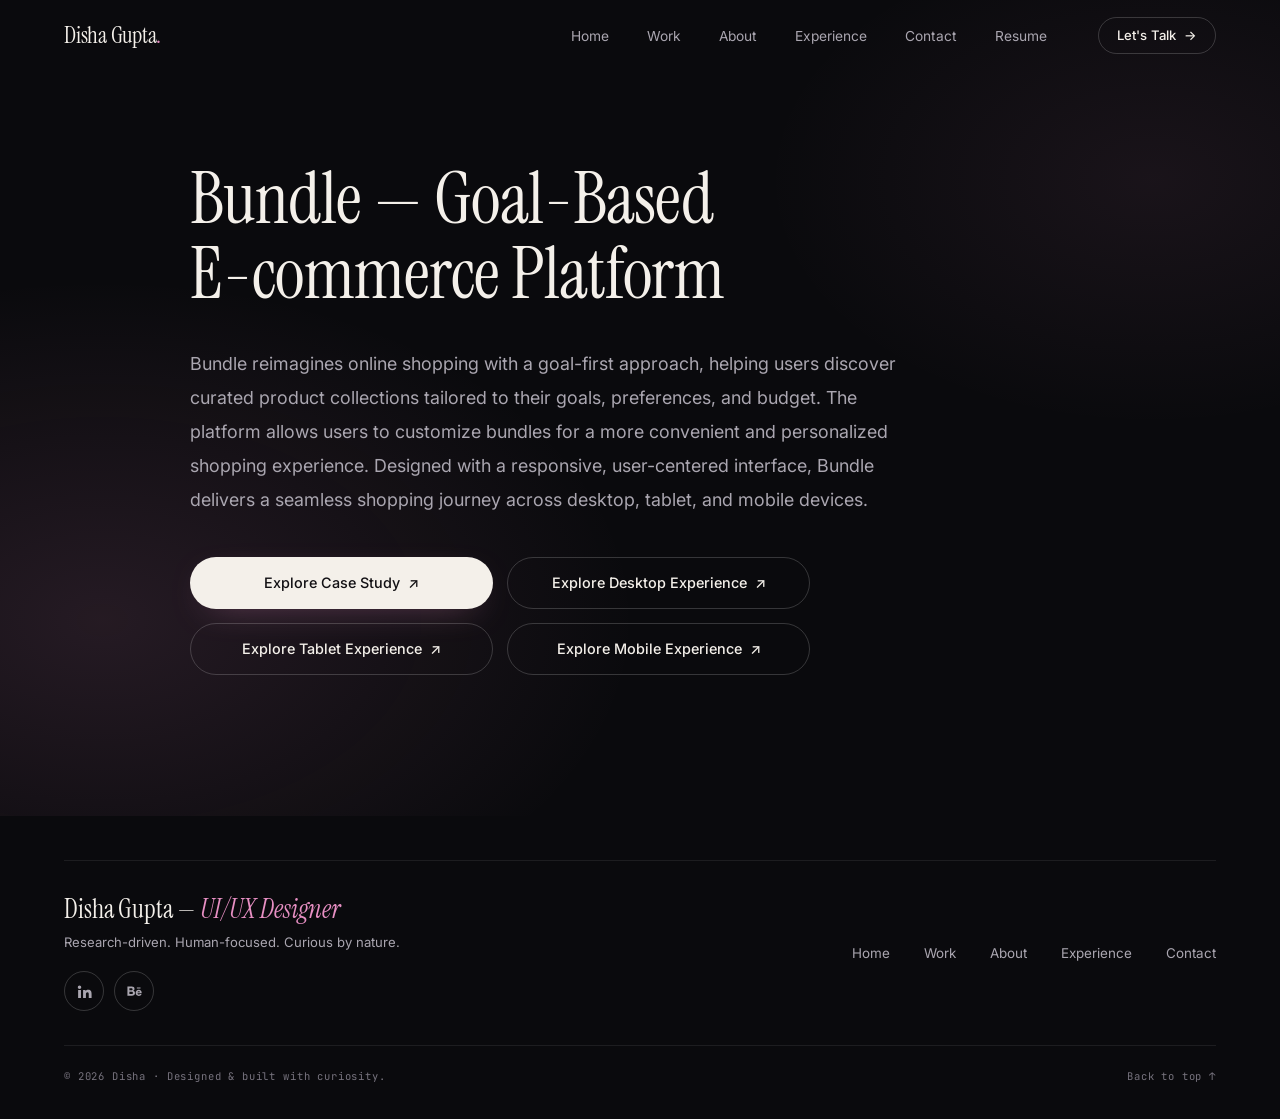
<file: bundle.html>
<!doctype html>
<html lang="en">
<head>
  <meta charset="utf-8">
  <meta name="viewport" content="width=device-width, initial-scale=1">
  <title>Bundle — Goal-Based E-commerce Platform | Disha Gupta</title>
  <meta name="description" content="Bundle reimagines online shopping with a goal-first approach, helping users discover curated product collections tailored to their goals, preferences, and budget. The platform allows users to customize bundles for a more convenient and personalized shopping experience. Designed with a responsive, user-centered interface, Bundle delivers a seamless shopping journey across desktop, tablet, and mobile devices.">
  <meta name="theme-color" content="#0a0a0d">
  <link rel="preconnect" href="https://fonts.googleapis.com">
  <link rel="preconnect" href="https://fonts.gstatic.com" crossorigin>
  <link href="https://fonts.googleapis.com/css2?family=Instrument+Serif:ital@0;1&family=Inter:wght@400;500;600&family=JetBrains+Mono:wght@400;500&display=swap" rel="stylesheet">
  <link rel="stylesheet" href="css/styles.css">
  <script>document.documentElement.classList.add('js');</script>
</head>
<body class="project-detail-page">
  <a class="skip-link" href="#main">Skip to content</a>
  <!-- ───────── Navigation ───────── -->
  <header class="nav" data-nav>
    <div class="container nav__inner">
      <a class="nav__logo" href="index.html#home" aria-label="Disha Gupta — home">Disha Gupta<span>.</span></a>
      <button class="nav__toggle" type="button" aria-expanded="false" aria-controls="nav-menu" data-nav-toggle>
        <span class="sr-only">Menu</span><span class="nav__toggle-bar" aria-hidden="true"></span>
      </button>
      <nav class="nav__menu" id="nav-menu" aria-label="Primary">
        <ul class="nav__links">
          <li><a href="index.html#home" data-nav-link>Home</a></li>
          <li><a href="index.html#work" data-nav-link>Work</a></li>
          <li><a href="index.html#about" data-nav-link>About</a></li>
          <li><a href="index.html#experience" data-nav-link>Experience</a></li>
          <li><a href="index.html#contact" data-nav-link>Contact</a></li>
          <li><a class="nav__resume" href="assets/Disha-Gupta-Resume.pdf" download="Disha-Gupta-Resume.pdf">Resume</a></li>
        </ul>
        <!-- data-talk: JS turns this into the contact menu (Email / LinkedIn / Behance). Without JS it stays a mailto link. -->
        <a class="btn btn--ghost btn--sm" href="mailto:dishagupta8287@gmail.com" data-email-link data-talk="down">Let's Talk <span class="btn__arrow" aria-hidden="true">→</span></a>
      </nav>
    </div>
  </header>
  <main id="main">
    <section class="project-detail" aria-labelledby="project-title">
      <div class="container project-detail__inner">
        <h1 class="display display--lg project-detail__title project-detail__title--wide" id="project-title">Bundle — Goal-Based E-commerce Platform</h1>
        <p class="project-detail__description">Bundle reimagines online shopping with a goal-first approach, helping users discover curated product collections tailored to their goals, preferences, and budget. The platform allows users to customize bundles for a more convenient and personalized shopping experience. Designed with a responsive, user-centered interface, Bundle delivers a seamless shopping journey across desktop, tablet, and mobile devices.</p>
        <div class="project-detail__links" role="group" data-project-links="bundle"></div>
      </div>
    </section>
  </main>
  <!-- ───────── Footer ───────── -->
  <footer class="footer">
    <div class="container">
      <div class="footer__top">
        <div>
          <p class="footer__name">Disha Gupta — <em>UI/UX Designer</em></p>
          <p class="footer__tag">Research-driven. Human-focused. Curious by nature.</p>
          <ul class="socials" aria-label="Social profiles">
            <li><a href="https://www.linkedin.com/in/disha-467610339/" target="_blank" rel="noopener" aria-label="LinkedIn (opens in a new tab)">
              <svg viewBox="0 0 24 24" aria-hidden="true"><path d="M4.98 3.5a2.5 2.5 0 1 1 0 5 2.5 2.5 0 0 1 0-5ZM3 9.75h4V21H3V9.75Zm6.5 0h3.8v1.6h.06c.53-1 1.83-1.9 3.76-1.9 4 0 4.88 2.5 4.88 6V21h-4v-4.9c0-1.3-.03-3-1.86-3-1.86 0-2.14 1.4-2.14 2.9V21h-4V9.75Z"/></svg></a></li>
            <li><a href="https://www.behance.net/dishagupta73" target="_blank" rel="noopener" aria-label="Behance (opens in a new tab)">
              <svg viewBox="0 0 24 24" aria-hidden="true"><path fill-rule="evenodd" d="M2 5h6.2c2.300 0 3.800 1.200 3.800 3.200 0 1.300-.6 2.200-1.700 2.700 1.500.4 2.400 1.600 2.400 3.300 0 2.400-1.800 3.800-4.400 3.800H2V5Zm2.800 2.300v3h2.900c1 0 1.600-.6 1.600-1.500s-.6-1.500-1.600-1.500H4.800Zm0 5.200v3.200H8c1.100 0 1.800-.6 1.800-1.600S9.100 12.500 8 12.500H4.800ZM18 9.500c-2.600 0-4.400 1.900-4.400 4.400 0 2.600 1.800 4.300 4.400 4.300 2 0 3.500-1 4-2.700h-2.400c-.3.5-.8.8-1.500.8-1.100 0-1.800-.7-1.900-1.800h6c.2-2.900-1.500-5-4.200-5Zm-1.800 3.500c.2-.9.8-1.500 1.800-1.500s1.600.6 1.700 1.500h-3.500Zm-.9-6.800h5.200v1.500h-5.200V6.200Z"/></svg></a></li>
          </ul>
        </div>
        <ul class="footer__links">
          <li><a href="index.html#home">Home</a></li><li><a href="index.html#work">Work</a></li><li><a href="index.html#about">About</a></li>
          <li><a href="index.html#experience">Experience</a></li><li><a href="index.html#contact">Contact</a></li>
        </ul>
      </div>
      <div class="footer__bottom">
        <p>© 2026 Disha · Designed &amp; built with curiosity.</p>
        <a href="index.html#home">Back to top ↑</a>
      </div>
    </div>
  </footer>
  <script src="js/config.js" defer></script>
  <script src="js/main.js" defer></script>
  <script src="js/projects.js" defer></script>
</body>
</html>
</file>
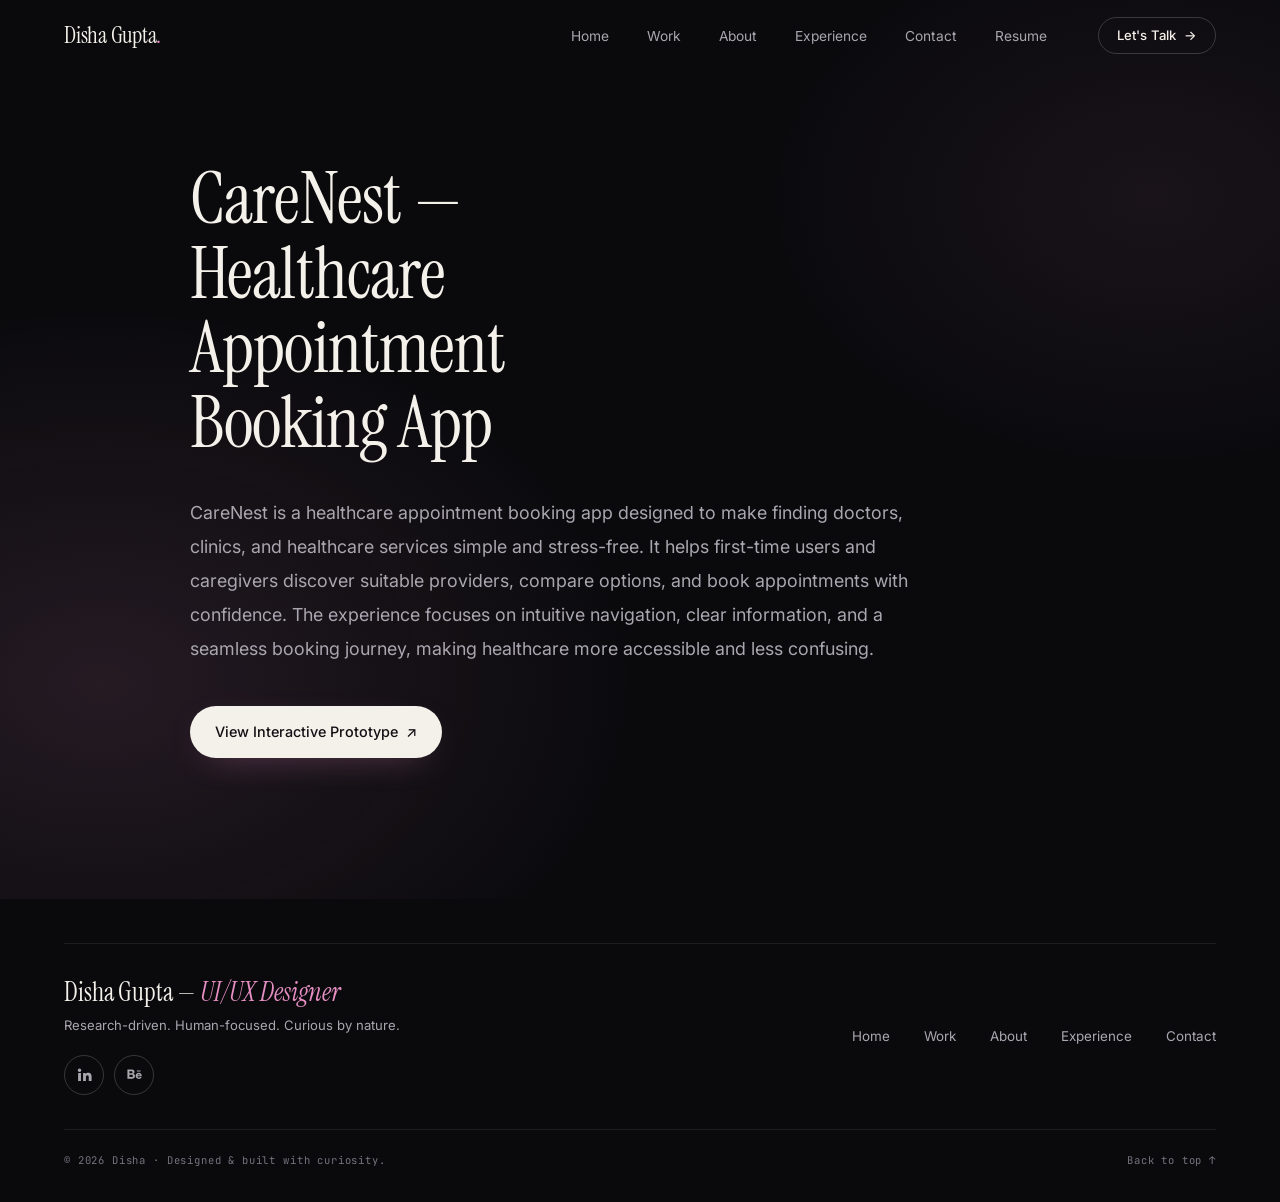
<file: carenest.html>
<!doctype html>
<html lang="en">
<head>
  <meta charset="utf-8">
  <meta name="viewport" content="width=device-width, initial-scale=1">
  <title>CareNest — Healthcare Appointment Booking App | Disha Gupta</title>
  <meta name="description" content="CareNest is a healthcare appointment booking app designed to make finding doctors, clinics, and healthcare services simple and stress-free.">
  <meta name="theme-color" content="#0a0a0d">
  <link rel="preconnect" href="https://fonts.googleapis.com">
  <link rel="preconnect" href="https://fonts.gstatic.com" crossorigin>
  <link href="https://fonts.googleapis.com/css2?family=Instrument+Serif:ital@0;1&family=Inter:wght@400;500;600&family=JetBrains+Mono:wght@400;500&display=swap" rel="stylesheet">
  <link rel="stylesheet" href="css/styles.css">
  <script>document.documentElement.classList.add('js');</script>
</head>
<body class="project-detail-page">
  <a class="skip-link" href="#main">Skip to content</a>
  <!-- ───────── Navigation ───────── -->
  <header class="nav" data-nav>
    <div class="container nav__inner">
      <a class="nav__logo" href="index.html#home" aria-label="Disha Gupta — home">Disha Gupta<span>.</span></a>
      <button class="nav__toggle" type="button" aria-expanded="false" aria-controls="nav-menu" data-nav-toggle>
        <span class="sr-only">Menu</span><span class="nav__toggle-bar" aria-hidden="true"></span>
      </button>
      <nav class="nav__menu" id="nav-menu" aria-label="Primary">
        <ul class="nav__links">
          <li><a href="index.html#home" data-nav-link>Home</a></li>
          <li><a href="index.html#work" data-nav-link>Work</a></li>
          <li><a href="index.html#about" data-nav-link>About</a></li>
          <li><a href="index.html#experience" data-nav-link>Experience</a></li>
          <li><a href="index.html#contact" data-nav-link>Contact</a></li>
          <li><a class="nav__resume" href="assets/Disha-Gupta-Resume.pdf" download="Disha-Gupta-Resume.pdf">Resume</a></li>
        </ul>
        <!-- data-talk: JS turns this into the contact menu (Email / LinkedIn / Behance). Without JS it stays a mailto link. -->
        <a class="btn btn--ghost btn--sm" href="mailto:dishagupta8287@gmail.com" data-email-link data-talk="down">Let's Talk <span class="btn__arrow" aria-hidden="true">→</span></a>
      </nav>
    </div>
  </header>
  <main id="main">
    <section class="project-detail" aria-labelledby="project-title">
      <div class="container project-detail__inner">
        <h1 class="display display--lg project-detail__title" id="project-title">CareNest — Healthcare Appointment Booking App</h1>
        <p class="project-detail__description">CareNest is a healthcare appointment booking app designed to make finding doctors, clinics, and healthcare services simple and stress-free. It helps first-time users and caregivers discover suitable providers, compare options, and book appointments with confidence. The experience focuses on intuitive navigation, clear information, and a seamless booking journey, making healthcare more accessible and less confusing.</p>
        <div class="project-detail__links" role="group" data-project-links="carenest"></div>
      </div>
    </section>
  </main>
  <!-- ───────── Footer ───────── -->
  <footer class="footer">
    <div class="container">
      <div class="footer__top">
        <div>
          <p class="footer__name">Disha Gupta — <em>UI/UX Designer</em></p>
          <p class="footer__tag">Research-driven. Human-focused. Curious by nature.</p>
          <ul class="socials" aria-label="Social profiles">
            <li><a href="https://www.linkedin.com/in/disha-467610339/" target="_blank" rel="noopener" aria-label="LinkedIn (opens in a new tab)">
              <svg viewBox="0 0 24 24" aria-hidden="true"><path d="M4.98 3.5a2.5 2.5 0 1 1 0 5 2.5 2.5 0 0 1 0-5ZM3 9.75h4V21H3V9.75Zm6.5 0h3.8v1.6h.06c.53-1 1.83-1.9 3.76-1.9 4 0 4.88 2.5 4.88 6V21h-4v-4.9c0-1.3-.03-3-1.86-3-1.86 0-2.14 1.4-2.14 2.9V21h-4V9.75Z"/></svg></a></li>
            <li><a href="https://www.behance.net/dishagupta73" target="_blank" rel="noopener" aria-label="Behance (opens in a new tab)">
              <svg viewBox="0 0 24 24" aria-hidden="true"><path fill-rule="evenodd" d="M2 5h6.2c2.300 0 3.800 1.200 3.800 3.200 0 1.300-.6 2.200-1.700 2.700 1.500.4 2.400 1.600 2.400 3.300 0 2.400-1.800 3.800-4.400 3.800H2V5Zm2.800 2.300v3h2.900c1 0 1.600-.6 1.600-1.500s-.6-1.500-1.600-1.500H4.800Zm0 5.200v3.200H8c1.100 0 1.800-.6 1.800-1.600S9.100 12.500 8 12.500H4.800ZM18 9.500c-2.600 0-4.400 1.900-4.400 4.400 0 2.600 1.800 4.300 4.400 4.300 2 0 3.500-1 4-2.700h-2.400c-.3.5-.8.8-1.500.8-1.100 0-1.800-.7-1.900-1.800h6c.2-2.900-1.500-5-4.200-5Zm-1.800 3.500c.2-.9.8-1.500 1.800-1.500s1.600.6 1.700 1.500h-3.500Zm-.9-6.800h5.200v1.500h-5.200V6.200Z"/></svg></a></li>
          </ul>
        </div>
        <ul class="footer__links">
          <li><a href="index.html#home">Home</a></li><li><a href="index.html#work">Work</a></li><li><a href="index.html#about">About</a></li>
          <li><a href="index.html#experience">Experience</a></li><li><a href="index.html#contact">Contact</a></li>
        </ul>
      </div>
      <div class="footer__bottom">
        <p>© 2026 Disha · Designed &amp; built with curiosity.</p>
        <a href="index.html#home">Back to top ↑</a>
      </div>
    </div>
  </footer>
  <script src="js/config.js" defer></script>
  <script src="js/main.js" defer></script>
  <script src="js/projects.js" defer></script>
</body>
</html>
</file>
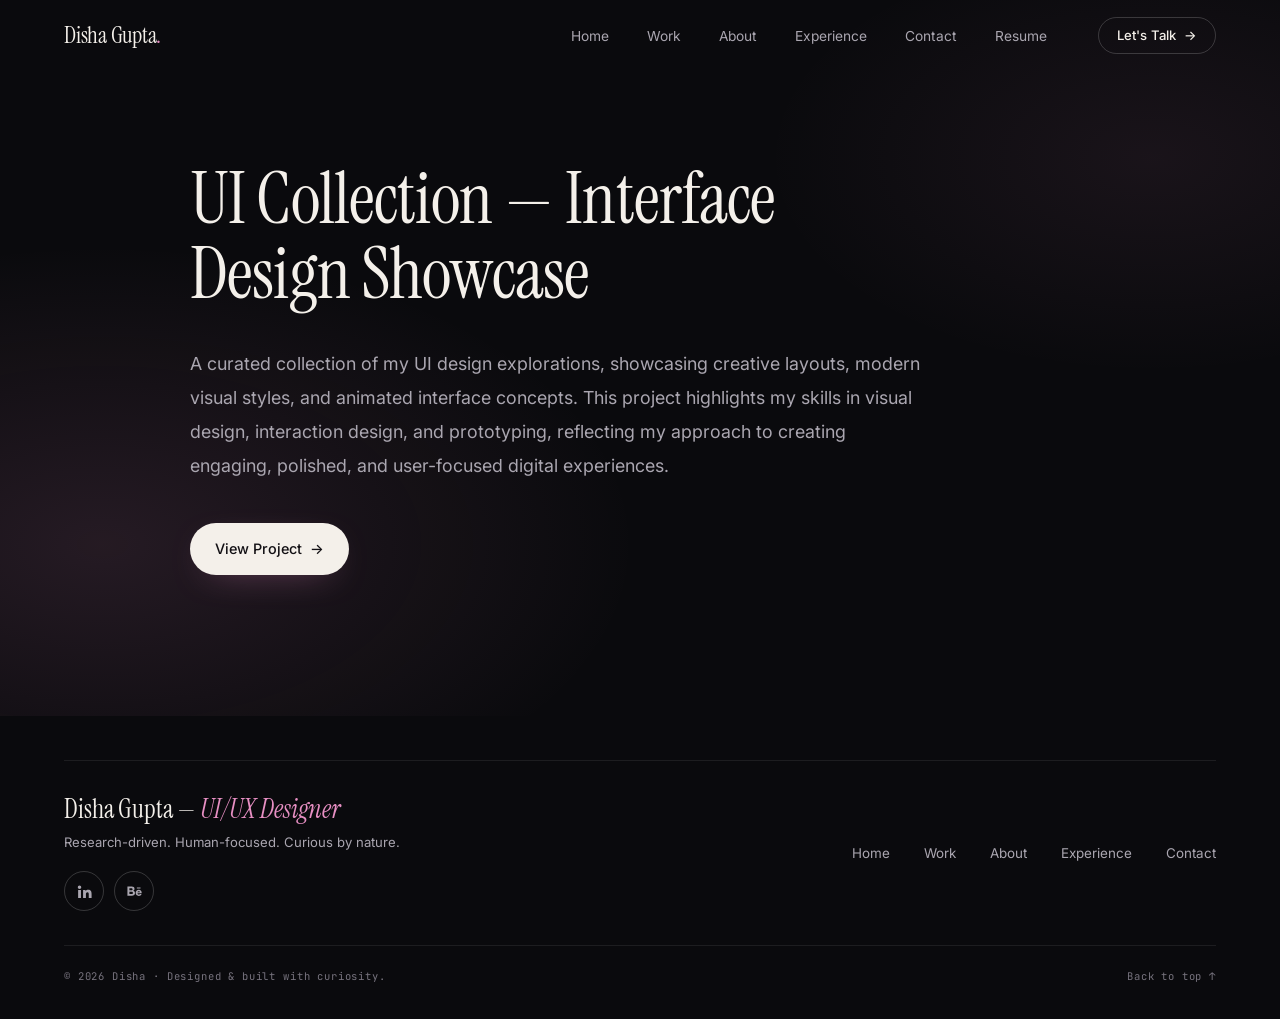
<file: collection.html>
<!doctype html>
<html lang="en">
<head>
  <meta charset="utf-8">
  <meta name="viewport" content="width=device-width, initial-scale=1">
  <title>UI Collection | Disha Gupta</title>
  <meta name="description" content="REPLACE WITH YOUR UI COLLECTION DESCRIPTION.">
  <meta name="theme-color" content="#0a0a0d">
  <link rel="preconnect" href="https://fonts.googleapis.com">
  <link rel="preconnect" href="https://fonts.gstatic.com" crossorigin>
  <link href="https://fonts.googleapis.com/css2?family=Instrument+Serif:ital@0;1&family=Inter:wght@400;500;600&family=JetBrains+Mono:wght@400;500&display=swap" rel="stylesheet">
  <link rel="stylesheet" href="css/styles.css">
  <script>document.documentElement.classList.add('js');</script>
</head>
<body class="project-detail-page">
  <a class="skip-link" href="#main">Skip to content</a>
  <!-- ───────── Navigation ───────── -->
  <header class="nav" data-nav>
    <div class="container nav__inner">
      <a class="nav__logo" href="index.html#home" aria-label="Disha Gupta — home">Disha Gupta<span>.</span></a>
      <button class="nav__toggle" type="button" aria-expanded="false" aria-controls="nav-menu" data-nav-toggle>
        <span class="sr-only">Menu</span><span class="nav__toggle-bar" aria-hidden="true"></span>
      </button>
      <nav class="nav__menu" id="nav-menu" aria-label="Primary">
        <ul class="nav__links">
          <li><a href="index.html#home" data-nav-link>Home</a></li>
          <li><a href="index.html#work" data-nav-link>Work</a></li>
          <li><a href="index.html#about" data-nav-link>About</a></li>
          <li><a href="index.html#experience" data-nav-link>Experience</a></li>
          <li><a href="index.html#contact" data-nav-link>Contact</a></li>
          <li><a class="nav__resume" href="assets/Disha-Gupta-Resume.pdf" download="Disha-Gupta-Resume.pdf">Resume</a></li>
        </ul>
        <a class="btn btn--ghost btn--sm" href="mailto:dishagupta8287@gmail.com" data-email-link data-talk="down">Let's Talk <span class="btn__arrow" aria-hidden="true">→</span></a>
      </nav>
    </div>
  </header>
  <main id="main">
    <section class="project-detail" aria-labelledby="project-title">
      <div class="container project-detail__inner">
        <h1 class="display display--lg project-detail__title project-detail__title--wide" id="project-title">UI Collection — Interface Design Showcase</h1>
        <p class="project-detail__description">A curated collection of my UI design explorations, showcasing creative layouts, modern visual styles, and animated interface concepts. This project highlights my skills in visual design, interaction design, and prototyping, reflecting my approach to creating engaging, polished, and user-focused digital experiences.</p>
        <!-- Static button: works without JS. Opens Figma in a new tab. -->
        <div class="project-detail__links" role="group">
          <a class="btn btn--solid project-detail__link" href="https://www.figma.com/proto/KUvountIaqJ7jiBiK6kajQ/UI-collection-file?node-id=360-126&amp;viewport=369%2C236%2C0.11&amp;t=bWB2svaD3Aeb8enQ-1&amp;scaling=min-zoom&amp;content-scaling=fixed&amp;page-id=360%3A18" target="_blank" rel="noopener noreferrer">View Project <span class="btn__arrow btn__arrow--out" aria-hidden="true">→</span></a>
        </div>
      </div>
    </section>
  </main>
  <!-- ───────── Footer ───────── -->
  <footer class="footer">
    <div class="container">
      <div class="footer__top">
        <div>
          <p class="footer__name">Disha Gupta — <em>UI/UX Designer</em></p>
          <p class="footer__tag">Research-driven. Human-focused. Curious by nature.</p>
          <ul class="socials" aria-label="Social profiles">
            <li><a href="https://www.linkedin.com/in/disha-467610339/" target="_blank" rel="noopener" aria-label="LinkedIn (opens in a new tab)">
              <svg viewBox="0 0 24 24" aria-hidden="true"><path d="M4.98 3.5a2.5 2.5 0 1 1 0 5 2.5 2.5 0 0 1 0-5ZM3 9.75h4V21H3V9.75Zm6.5 0h3.8v1.6h.06c.53-1 1.83-1.9 3.76-1.9 4 0 4.88 2.5 4.88 6V21h-4v-4.9c0-1.3-.03-3-1.86-3-1.86 0-2.14 1.4-2.14 2.9V21h-4V9.75Z"/></svg></a></li>
            <li><a href="https://www.behance.net/dishagupta73" target="_blank" rel="noopener" aria-label="Behance (opens in a new tab)">
              <svg viewBox="0 0 24 24" aria-hidden="true"><path fill-rule="evenodd" d="M2 5h6.2c2.300 0 3.800 1.200 3.800 3.200 0 1.300-.6 2.200-1.700 2.700 1.500.4 2.400 1.600 2.400 3.300 0 2.400-1.800 3.800-4.400 3.800H2V5Zm2.800 2.300v3h2.900c1 0 1.600-.6 1.600-1.500s-.6-1.500-1.600-1.500H4.800Zm0 5.200v3.200H8c1.100 0 1.800-.6 1.800-1.600S9.100 12.500 8 12.500H4.800ZM18 9.500c-2.600 0-4.400 1.900-4.400 4.400 0 2.600 1.800 4.300 4.400 4.300 2 0 3.500-1 4-2.700h-2.400c-.3.5-.8.8-1.500.8-1.100 0-1.800-.7-1.900-1.800h6c.2-2.900-1.500-5-4.200-5Zm-1.800 3.500c.2-.9.8-1.500 1.800-1.500s1.600.6 1.700 1.500h-3.500Zm-.9-6.800h5.200v1.500h-5.200V6.200Z"/></svg></a></li>
          </ul>
        </div>
        <ul class="footer__links">
          <li><a href="index.html#home">Home</a></li><li><a href="index.html#work">Work</a></li><li><a href="index.html#about">About</a></li>
          <li><a href="index.html#experience">Experience</a></li><li><a href="index.html#contact">Contact</a></li>
        </ul>
      </div>
      <div class="footer__bottom">
        <p>© 2026 Disha · Designed &amp; built with curiosity.</p>
        <a href="index.html#home">Back to top ↑</a>
      </div>
    </div>
  </footer>
  <script src="js/config.js" defer></script>
  <script src="js/main.js" defer></script>
  <script src="js/projects.js" defer></script>
</body>
</html>
</file>
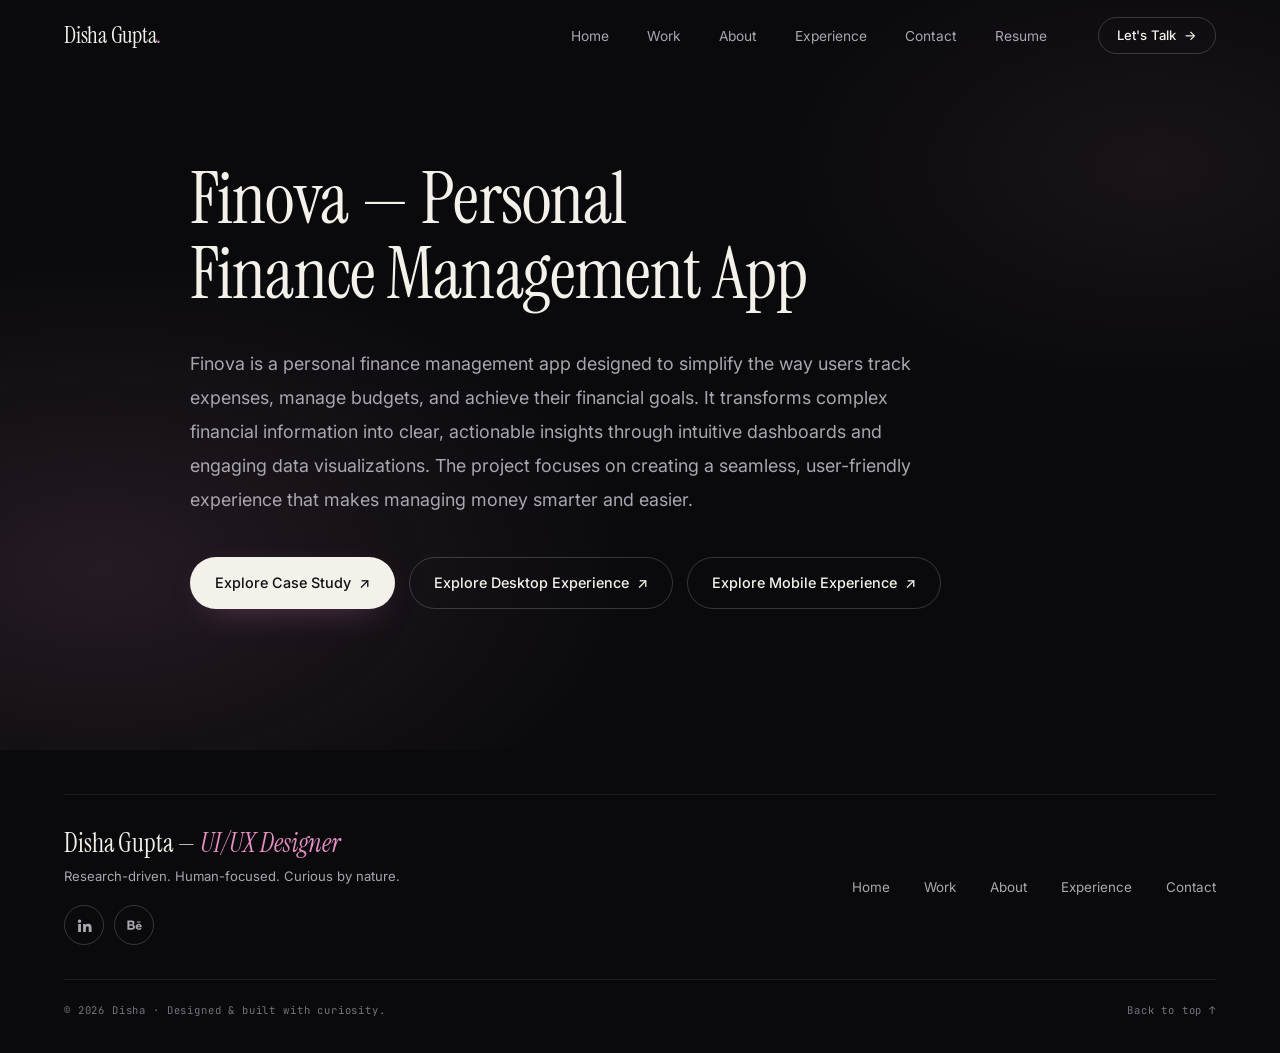
<file: finova.html>
<!doctype html>
<html lang="en">
<head>
  <meta charset="utf-8">
  <meta name="viewport" content="width=device-width, initial-scale=1">
  <title>Finova — Personal Finance Management App | Disha Gupta</title>
  <meta name="description" content="Finova is a personal finance management app designed to simplify the way users track expenses, manage budgets, and achieve their financial goals. It transforms complex financial information into clear, actionable insights through intuitive dashboards and engaging data visualizations. The project focuses on creating a seamless, user-friendly experience that makes managing money smarter and easier.">
  <meta name="theme-color" content="#0a0a0d">
  <link rel="preconnect" href="https://fonts.googleapis.com">
  <link rel="preconnect" href="https://fonts.gstatic.com" crossorigin>
  <link href="https://fonts.googleapis.com/css2?family=Instrument+Serif:ital@0;1&family=Inter:wght@400;500;600&family=JetBrains+Mono:wght@400;500&display=swap" rel="stylesheet">
  <link rel="stylesheet" href="css/styles.css">
  <script>document.documentElement.classList.add('js');</script>
</head>
<body class="project-detail-page">
  <a class="skip-link" href="#main">Skip to content</a>
  <!-- ───────── Navigation ───────── -->
  <header class="nav" data-nav>
    <div class="container nav__inner">
      <a class="nav__logo" href="index.html#home" aria-label="Disha Gupta — home">Disha Gupta<span>.</span></a>
      <button class="nav__toggle" type="button" aria-expanded="false" aria-controls="nav-menu" data-nav-toggle>
        <span class="sr-only">Menu</span><span class="nav__toggle-bar" aria-hidden="true"></span>
      </button>
      <nav class="nav__menu" id="nav-menu" aria-label="Primary">
        <ul class="nav__links">
          <li><a href="index.html#home" data-nav-link>Home</a></li>
          <li><a href="index.html#work" data-nav-link>Work</a></li>
          <li><a href="index.html#about" data-nav-link>About</a></li>
          <li><a href="index.html#experience" data-nav-link>Experience</a></li>
          <li><a href="index.html#contact" data-nav-link>Contact</a></li>
          <li><a class="nav__resume" href="assets/Disha-Gupta-Resume.pdf" download="Disha-Gupta-Resume.pdf">Resume</a></li>
        </ul>
        <!-- data-talk: JS turns this into the contact menu (Email / LinkedIn / Behance). Without JS it stays a mailto link. -->
        <a class="btn btn--ghost btn--sm" href="mailto:dishagupta8287@gmail.com" data-email-link data-talk="down">Let's Talk <span class="btn__arrow" aria-hidden="true">→</span></a>
      </nav>
    </div>
  </header>
  <main id="main">
    <section class="project-detail" aria-labelledby="project-title">
      <div class="container project-detail__inner">
        <h1 class="display display--lg project-detail__title project-detail__title--wide" id="project-title">Finova — Personal Finance Management App</h1>
        <p class="project-detail__description">Finova is a personal finance management app designed to simplify the way users track expenses, manage budgets, and achieve their financial goals. It transforms complex financial information into clear, actionable insights through intuitive dashboards and engaging data visualizations. The project focuses on creating a seamless, user-friendly experience that makes managing money smarter and easier.</p>
        <div class="project-detail__links" role="group" data-project-links="finova"></div>
      </div>
    </section>
  </main>
  <!-- ───────── Footer ───────── -->
  <footer class="footer">
    <div class="container">
      <div class="footer__top">
        <div>
          <p class="footer__name">Disha Gupta — <em>UI/UX Designer</em></p>
          <p class="footer__tag">Research-driven. Human-focused. Curious by nature.</p>
          <ul class="socials" aria-label="Social profiles">
            <li><a href="https://www.linkedin.com/in/disha-467610339/" target="_blank" rel="noopener" aria-label="LinkedIn (opens in a new tab)">
              <svg viewBox="0 0 24 24" aria-hidden="true"><path d="M4.98 3.5a2.5 2.5 0 1 1 0 5 2.5 2.5 0 0 1 0-5ZM3 9.75h4V21H3V9.75Zm6.5 0h3.8v1.6h.06c.53-1 1.83-1.9 3.76-1.9 4 0 4.88 2.5 4.88 6V21h-4v-4.9c0-1.3-.03-3-1.86-3-1.86 0-2.14 1.4-2.14 2.9V21h-4V9.75Z"/></svg></a></li>
            <li><a href="https://www.behance.net/dishagupta73" target="_blank" rel="noopener" aria-label="Behance (opens in a new tab)">
              <svg viewBox="0 0 24 24" aria-hidden="true"><path fill-rule="evenodd" d="M2 5h6.2c2.300 0 3.800 1.200 3.800 3.200 0 1.300-.6 2.200-1.700 2.700 1.500.4 2.400 1.600 2.400 3.300 0 2.400-1.800 3.800-4.400 3.800H2V5Zm2.800 2.300v3h2.900c1 0 1.600-.6 1.600-1.500s-.6-1.500-1.600-1.500H4.800Zm0 5.200v3.200H8c1.100 0 1.800-.6 1.800-1.600S9.100 12.500 8 12.500H4.800ZM18 9.500c-2.600 0-4.400 1.900-4.400 4.400 0 2.600 1.800 4.300 4.400 4.300 2 0 3.500-1 4-2.700h-2.400c-.3.5-.8.8-1.500.8-1.100 0-1.800-.7-1.900-1.800h6c.2-2.900-1.500-5-4.200-5Zm-1.800 3.500c.2-.9.8-1.500 1.800-1.500s1.600.6 1.700 1.500h-3.500Zm-.9-6.800h5.200v1.500h-5.200V6.200Z"/></svg></a></li>
          </ul>
        </div>
        <ul class="footer__links">
          <li><a href="index.html#home">Home</a></li><li><a href="index.html#work">Work</a></li><li><a href="index.html#about">About</a></li>
          <li><a href="index.html#experience">Experience</a></li><li><a href="index.html#contact">Contact</a></li>
        </ul>
      </div>
      <div class="footer__bottom">
        <p>© 2026 Disha · Designed &amp; built with curiosity.</p>
        <a href="index.html#home">Back to top ↑</a>
      </div>
    </div>
  </footer>
  <script src="js/config.js" defer></script>
  <script src="js/main.js" defer></script>
  <script src="js/projects.js" defer></script>
</body>
</html>
</file>
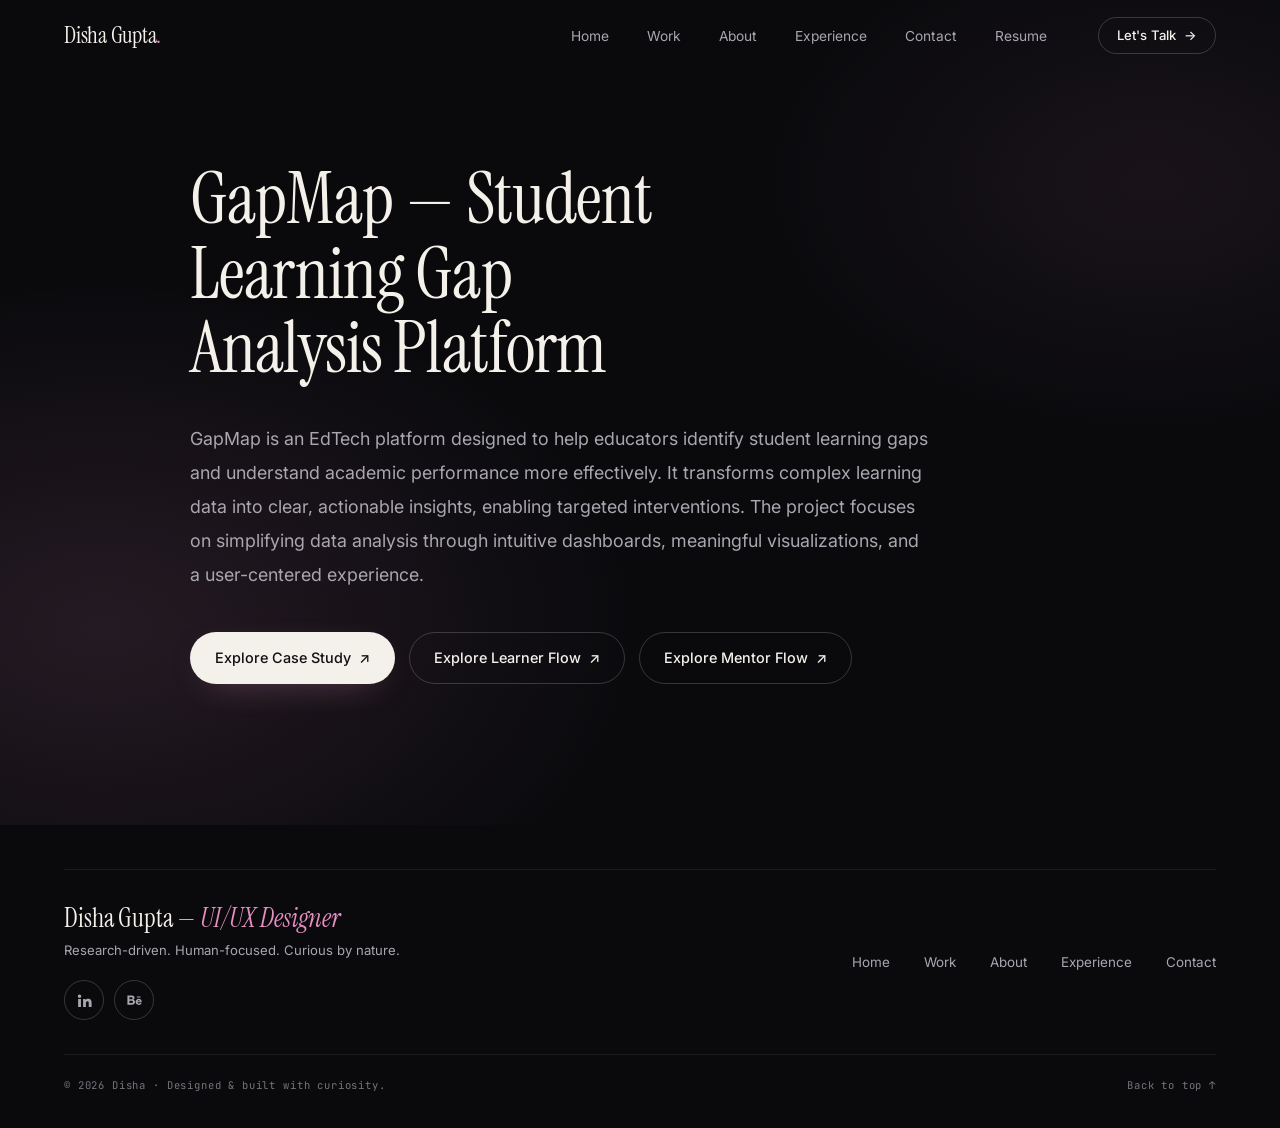
<file: gapmap.html>
<!doctype html>
<html lang="en">
<head>
  <meta charset="utf-8">
  <meta name="viewport" content="width=device-width, initial-scale=1">
  <title>GapMap — Student Learning Gap Analysis Platform | Disha Gupta</title>
  <meta name="description" content="GapMap is an EdTech platform designed to help educators identify student learning gaps and understand academic performance more effectively. It transforms complex learning data into clear, actionable insights, enabling targeted interventions. The project focuses on simplifying data analysis through intuitive dashboards, meaningful visualizations, and a user-centered experience.">
  <meta name="theme-color" content="#0a0a0d">
  <link rel="preconnect" href="https://fonts.googleapis.com">
  <link rel="preconnect" href="https://fonts.gstatic.com" crossorigin>
  <link href="https://fonts.googleapis.com/css2?family=Instrument+Serif:ital@0;1&family=Inter:wght@400;500;600&family=JetBrains+Mono:wght@400;500&display=swap" rel="stylesheet">
  <link rel="stylesheet" href="css/styles.css">
  <script>document.documentElement.classList.add('js');</script>
</head>
<body class="project-detail-page">
  <a class="skip-link" href="#main">Skip to content</a>
  <!-- ───────── Navigation ───────── -->
  <header class="nav" data-nav>
    <div class="container nav__inner">
      <a class="nav__logo" href="index.html#home" aria-label="Disha Gupta — home">Disha Gupta<span>.</span></a>
      <button class="nav__toggle" type="button" aria-expanded="false" aria-controls="nav-menu" data-nav-toggle>
        <span class="sr-only">Menu</span><span class="nav__toggle-bar" aria-hidden="true"></span>
      </button>
      <nav class="nav__menu" id="nav-menu" aria-label="Primary">
        <ul class="nav__links">
          <li><a href="index.html#home" data-nav-link>Home</a></li>
          <li><a href="index.html#work" data-nav-link>Work</a></li>
          <li><a href="index.html#about" data-nav-link>About</a></li>
          <li><a href="index.html#experience" data-nav-link>Experience</a></li>
          <li><a href="index.html#contact" data-nav-link>Contact</a></li>
          <li><a class="nav__resume" href="assets/Disha-Gupta-Resume.pdf" download="Disha-Gupta-Resume.pdf">Resume</a></li>
        </ul>
        <!-- data-talk: JS turns this into the contact menu (Email / LinkedIn / Behance). Without JS it stays a mailto link. -->
        <a class="btn btn--ghost btn--sm" href="mailto:dishagupta8287@gmail.com" data-email-link data-talk="down">Let's Talk <span class="btn__arrow" aria-hidden="true">→</span></a>
      </nav>
    </div>
  </header>
  <main id="main">
    <section class="project-detail" aria-labelledby="project-title">
      <div class="container project-detail__inner">
        <h1 class="display display--lg project-detail__title project-detail__title--wide" id="project-title">GapMap — Student Learning Gap Analysis Platform</h1>
        <p class="project-detail__description">GapMap is an EdTech platform designed to help educators identify student learning gaps and understand academic performance more effectively. It transforms complex learning data into clear, actionable insights, enabling targeted interventions. The project focuses on simplifying data analysis through intuitive dashboards, meaningful visualizations, and a user-centered experience.</p>
        <div class="project-detail__links" role="group" data-project-links="gapmap"></div>
      </div>
    </section>
  </main>
  <!-- ───────── Footer ───────── -->
  <footer class="footer">
    <div class="container">
      <div class="footer__top">
        <div>
          <p class="footer__name">Disha Gupta — <em>UI/UX Designer</em></p>
          <p class="footer__tag">Research-driven. Human-focused. Curious by nature.</p>
          <ul class="socials" aria-label="Social profiles">
            <li><a href="https://www.linkedin.com/in/disha-467610339/" target="_blank" rel="noopener" aria-label="LinkedIn (opens in a new tab)">
              <svg viewBox="0 0 24 24" aria-hidden="true"><path d="M4.98 3.5a2.5 2.5 0 1 1 0 5 2.5 2.5 0 0 1 0-5ZM3 9.75h4V21H3V9.75Zm6.5 0h3.8v1.6h.06c.53-1 1.83-1.9 3.76-1.9 4 0 4.88 2.5 4.88 6V21h-4v-4.9c0-1.3-.03-3-1.86-3-1.86 0-2.14 1.4-2.14 2.9V21h-4V9.75Z"/></svg></a></li>
            <li><a href="https://www.behance.net/dishagupta73" target="_blank" rel="noopener" aria-label="Behance (opens in a new tab)">
              <svg viewBox="0 0 24 24" aria-hidden="true"><path fill-rule="evenodd" d="M2 5h6.2c2.300 0 3.800 1.200 3.800 3.200 0 1.300-.6 2.200-1.700 2.700 1.500.4 2.400 1.600 2.400 3.300 0 2.400-1.800 3.800-4.400 3.800H2V5Zm2.800 2.300v3h2.900c1 0 1.600-.6 1.600-1.500s-.6-1.500-1.600-1.500H4.800Zm0 5.200v3.200H8c1.100 0 1.800-.6 1.800-1.600S9.100 12.500 8 12.500H4.800ZM18 9.500c-2.600 0-4.400 1.900-4.400 4.400 0 2.600 1.800 4.300 4.400 4.300 2 0 3.500-1 4-2.700h-2.400c-.3.5-.8.8-1.500.8-1.100 0-1.800-.7-1.900-1.800h6c.2-2.900-1.500-5-4.200-5Zm-1.800 3.500c.2-.9.8-1.500 1.800-1.500s1.600.6 1.700 1.500h-3.500Zm-.9-6.800h5.200v1.500h-5.200V6.200Z"/></svg></a></li>
          </ul>
        </div>
        <ul class="footer__links">
          <li><a href="index.html#home">Home</a></li><li><a href="index.html#work">Work</a></li><li><a href="index.html#about">About</a></li>
          <li><a href="index.html#experience">Experience</a></li><li><a href="index.html#contact">Contact</a></li>
        </ul>
      </div>
      <div class="footer__bottom">
        <p>© 2026 Disha · Designed &amp; built with curiosity.</p>
        <a href="index.html#home">Back to top ↑</a>
      </div>
    </div>
  </footer>
  <script src="js/config.js" defer></script>
  <script src="js/main.js" defer></script>
  <script src="js/projects.js" defer></script>
</body>
</html>
</file>
<file: css/styles.css>
/* ==========================================================================
   Disha Gupta — Portfolio
   1. Tokens & base      5. Sections (hero → footer)
   2. Layout helpers     6. Project focus / blur interaction
   3. Type & labels      7. Scroll story (pinned five-stage sequence)
   4. Buttons & nav      8. Reveal, responsive, reduced motion
   ========================================================================== */

/* ---------- 1. Tokens & base ---------- */
:root {
  --bg: #0a0a0d;
  --bg-alt: #111116;
  --card: #15151b;
  --card-hi: #1a1a21;
  --line: rgba(255, 255, 255, 0.08);
  --line-hi: rgba(255, 255, 255, 0.18);
  --text: #f4f0ea;
  --muted: #aaa6b0;
  --dim: #77737e;
  --pink: #e78fc3;
  --pink-rgb: 231, 143, 195;

  --serif: "Instrument Serif", "Iowan Old Style", Georgia, serif;
  --sans: "Inter", system-ui, -apple-system, "Segoe UI", sans-serif;
  --mono: "JetBrains Mono", ui-monospace, "SFMono-Regular", Consolas, monospace;

  --ease: cubic-bezier(0.22, 1, 0.36, 1);
  --nav-h: 72px;
  --gutter: clamp(20px, 5vw, 72px);
  --radius: 20px;
}

*, *::before, *::after { box-sizing: border-box; }

html {
  scroll-behavior: smooth;
  scroll-padding-top: var(--nav-h);
  -webkit-text-size-adjust: 100%;
}

body {
  margin: 0;
  background: var(--bg);
  color: var(--text);
  font: 400 1rem/1.65 var(--sans);
  -webkit-font-smoothing: antialiased;
  overflow-x: clip;
}

img { display: block; max-width: 100%; height: auto; }
a { color: inherit; text-decoration: none; }
ul, ol, dl, dd, figure, blockquote { margin: 0; padding: 0; list-style: none; }
h1, h2, h3, p { margin: 0; }
button { font: inherit; color: inherit; background: none; border: 0; padding: 0; cursor: pointer; }
em { font-style: italic; }
strong { font-weight: 600; color: var(--text); }
::selection { background: rgba(var(--pink-rgb), 0.35); }

:focus-visible {
  outline: 2px solid var(--pink);
  outline-offset: 4px;
  border-radius: 6px;
}

.sr-only {
  position: absolute; width: 1px; height: 1px; overflow: hidden;
  clip-path: inset(50%); white-space: nowrap;
}

.skip-link {
  position: fixed; top: 12px; left: 12px; z-index: 100;
  padding: 10px 16px; border-radius: 999px;
  background: var(--text); color: var(--bg); font-weight: 500;
  transform: translateY(-200%); transition: transform 0.2s;
}
.skip-link:focus { transform: none; }

/* ---------- 2. Layout helpers ---------- */
.container {
  width: 100%;
  max-width: calc(1180px + var(--gutter) * 2);
  margin-inline: auto;
  padding-inline: var(--gutter);
}

.section { padding-block: clamp(72px, 11vw, 150px); position: relative; }
.section--alt { background: var(--bg-alt); border-block: 1px solid rgba(255, 255, 255, 0.04); }

.section__head {
  display: flex; align-items: flex-end; justify-content: space-between;
  gap: 32px 64px; flex-wrap: wrap;
  margin-bottom: clamp(36px, 5vw, 60px);
}
.work .section__head .display { max-width: 10em; }
.section__aside { max-width: 23rem; color: var(--muted); font-size: 0.95rem; }

/* ---------- 3. Type & labels ---------- */
.display {
  font: 400 clamp(2.3rem, 4.6vw, 3.75rem)/1.04 var(--serif);
  letter-spacing: -0.012em;
  text-wrap: balance;
}
.display--sm { font-size: clamp(2.1rem, 3.5vw, 3rem); }
.display--lg { font-size: clamp(2.5rem, 5.6vw, 4.6rem); }
.display em, .hero__title em { color: var(--pink); }

.label, .eyebrow, .project__tag, .strength__tags, .strength__num, .timeline__tag,
.role__org, .role__num, .think__num, .steps, .about figcaption, .about__motto-label,
.contact__mono, .contact__links span, .hero__chip small, .hero__pillars span, .think__count {
  font-family: var(--mono);
  text-transform: uppercase;
  letter-spacing: 0.14em;
  font-size: 0.68rem;
  color: var(--dim);
}

.label { display: flex; align-items: center; gap: 12px; margin-bottom: 22px; }
.label span { display: inline-flex; align-items: center; gap: 12px; }
.label span::after { content: ""; width: 28px; height: 1px; background: currentColor; opacity: 0.6; }
.label--center { justify-content: center; }

/* ---------- 4. Buttons & nav ---------- */
.btn {
  display: inline-flex; align-items: center; gap: 8px;
  padding: 14px 24px; border-radius: 999px;
  font-size: 0.9rem; font-weight: 500; line-height: 1;
  border: 1px solid transparent;
  transition: background-color 0.3s, color 0.3s, border-color 0.3s, transform 0.2s var(--ease), box-shadow 0.3s;
}
.btn:active { transform: scale(0.96); }
.btn--sm { padding: 11px 18px; font-size: 0.82rem; }
.btn--solid { background: var(--text); color: #121014; }
.btn--solid:hover { background: #fff; box-shadow: 0 10px 34px -12px rgba(var(--pink-rgb), 0.75); }
.btn--ghost { border-color: var(--line-hi); }
.btn--ghost:hover { border-color: rgba(var(--pink-rgb), 0.7); background: rgba(var(--pink-rgb), 0.08); }
.btn--text { padding-inline: 8px; }
.btn--text:hover { color: var(--pink); }
.btn__arrow { display: inline-block; transition: transform 0.3s var(--ease); }
.btn:hover .btn__arrow { transform: translateX(4px); }
.btn:hover .btn__arrow--out { transform: translate(3px, -3px); }

.nav {
  position: fixed; inset: 0 0 auto 0; z-index: 50;
  height: var(--nav-h);
  border-bottom: 1px solid transparent;
  transition: background-color 0.4s, border-color 0.4s, backdrop-filter 0.4s;
}
.nav.is-scrolled {
  background: rgba(10, 10, 13, 0.72);
  -webkit-backdrop-filter: blur(16px) saturate(1.4);
  backdrop-filter: blur(16px) saturate(1.4);
  border-bottom-color: var(--line);
}
.nav__inner { height: 100%; display: flex; align-items: center; justify-content: space-between; gap: 24px; }
.nav__logo { font: 400 1.45rem/1 var(--serif); letter-spacing: -0.01em; }
.nav__logo span { color: var(--pink); }
.nav__menu { display: flex; align-items: center; gap: clamp(24px, 4vw, 56px); }
.nav__links { display: flex; gap: clamp(18px, 3vw, 38px); }
.nav__links a {
  position: relative; padding: 8px 0;
  font-size: 0.86rem; color: var(--muted);
  transition: color 0.3s;
}
.nav__links a::after {
  content: ""; position: absolute; left: 0; right: 0; bottom: 2px; height: 1px;
  background: var(--pink);
  transform: scaleX(0); transform-origin: right;
  transition: transform 0.4s var(--ease);
}
.nav__links a:hover, .nav__links a.is-active { color: var(--text); }
.nav__links a:hover::after, .nav__links a.is-active::after { transform: scaleX(1); transform-origin: left; }
.nav__toggle { display: none; }

/* ---------- 5. Sections ---------- */

/* Hero */
.hero {
  position: relative;
  min-height: min(100svh, 900px);
  padding: calc(var(--nav-h) + clamp(28px, 6vh, 64px)) 0 clamp(48px, 8vh, 88px);
  display: flex; align-items: center;
  overflow: hidden;
}
.hero__wash {
  position: absolute; inset: 0; pointer-events: none;
  background:
    radial-gradient(60% 50% at 0% 85%, rgba(var(--pink-rgb), 0.13), transparent 70%),
    radial-gradient(40% 40% at 78% 45%, rgba(var(--pink-rgb), 0.08), transparent 70%);
}
.hero__grid {
  position: relative;
  display: grid; grid-template-columns: minmax(0, 1.25fr) minmax(0, 0.75fr);
  align-items: center; gap: clamp(24px, 5vw, 72px);
}

.badge {
  display: inline-flex; align-items: center; gap: 10px;
  padding: 8px 14px; margin-bottom: 26px;
  border: 1px solid var(--line-hi); border-radius: 999px;
  font-size: 0.76rem; color: var(--muted);
}
.badge__dot {
  width: 7px; height: 7px; border-radius: 50%; background: var(--pink);
  box-shadow: 0 0 0 0 rgba(var(--pink-rgb), 0.6);
  animation: pulse 2.6s ease-out infinite;
}
@keyframes pulse { 70%, 100% { box-shadow: 0 0 0 9px rgba(var(--pink-rgb), 0); } }

.eyebrow { margin-bottom: 20px; }
.eyebrow i { font-style: normal; margin-inline: 10px; opacity: 0.6; }

.hero__title {
  font: 400 clamp(2.7rem, 5.3vw, 4.7rem)/1.02 var(--serif);
  letter-spacing: -0.015em;
  max-width: 13.5em;
}
.hero__lede { max-width: 34rem; margin-top: 26px; color: var(--muted); }
.hero__actions { display: flex; flex-wrap: wrap; gap: 12px; margin-top: 34px; }
.hero__pillars { display: flex; flex-wrap: wrap; gap: 14px 40px; margin-top: 46px; }
.hero__pillars li { font: 400 1.3rem/1.2 var(--serif); }
.hero__pillars span { display: block; margin-bottom: 8px; color: var(--pink); }
.hero__pillars em { color: var(--dim); }

.hero__visual {
  position: relative; justify-self: center;
  width: min(100%, 380px); aspect-ratio: 3 / 4.2;
}
.hero__glow {
  position: absolute; left: 50%; top: 46%;
  width: 118%; aspect-ratio: 1; translate: -50% -50%;
  border-radius: 50%;
  background: radial-gradient(closest-side, rgba(238, 132, 200, 0.95), rgba(214, 106, 178, 0.55) 55%, transparent 100%);
  filter: blur(6px);
}
.hero__orbit {
  position: absolute; left: 50%; top: 46%;
  width: 104%; aspect-ratio: 1; translate: -50% -50%;
  border: 1px dashed rgba(255, 255, 255, 0.38); border-radius: 50%;
  animation: orbit 60s linear infinite;
}
.hero__orbit span {
  position: absolute; top: 12%; right: 12%;
  width: 9px; height: 9px; background: var(--pink);
  clip-path: polygon(50% 0, 62% 38%, 100% 50%, 62% 62%, 50% 100%, 38% 62%, 0 50%, 38% 38%);
}
@keyframes orbit { to { rotate: 360deg; } }
.hero__portrait {
  position: absolute; bottom: 0; left: 50%; translate: -50% 0;
  height: 100%; width: auto; max-width: none;
  filter: drop-shadow(0 24px 30px rgba(0, 0, 0, 0.45));
}
.hero__chip {
  position: absolute;
  padding: 11px 15px; border-radius: 13px;
  background: rgba(18, 18, 23, 0.9); border: 1px solid var(--line-hi);
  -webkit-backdrop-filter: blur(8px); backdrop-filter: blur(8px);
  font-size: 0.78rem; line-height: 1.3;
  box-shadow: 0 16px 34px -14px rgba(0, 0, 0, 0.8);
}
.hero__chip small { display: block; font-size: 0.58rem; margin-bottom: 4px; }
.hero__chip--process { left: -16%; top: 42%; font-family: var(--mono); font-size: 0.72rem; }
.hero__chip--process span { color: var(--pink); margin-inline: 6px; }
.hero__chip--name { right: -8%; bottom: 5%; }
.hero__chip--name strong { display: block; font: 400 1.25rem/1.1 var(--serif); }
.hero__chip--name small { margin: 5px 0 0; }

/* Marquee */
.marquee {
  background: var(--bg-alt);
  border-block: 1px solid rgba(255, 255, 255, 0.05);
  padding-block: 26px; overflow: hidden;
}
.marquee__track {
  display: flex; flex-wrap: wrap; gap: 18px 56px;
  padding-inline: var(--gutter);
}
.marquee__track li {
  font: italic 400 clamp(1.3rem, 2vw, 1.65rem)/1.2 var(--serif);
  color: var(--muted); white-space: nowrap;
}
.marquee__track li::after { content: "✦"; font-size: 0.5em; color: var(--pink); vertical-align: super; margin-left: 5px; font-style: normal; }
.marquee__track.is-running {
  flex-wrap: nowrap; width: max-content; padding-inline: 0; gap: 0;
  animation: marquee 46s linear infinite;
}
.marquee__track.is-running li { padding-right: 64px; }
.marquee:hover .marquee__track.is-running { animation-play-state: paused; }
@keyframes marquee { to { transform: translateX(-50%); } }

/* 01 Introduction */
.intro__grid {
  display: grid; grid-template-columns: minmax(0, 1fr) minmax(0, 1fr);
  gap: 40px clamp(40px, 7vw, 110px); align-items: center;
}
.intro__body { display: grid; gap: 22px; color: var(--muted); font-size: 0.97rem; }
.pull {
  padding: 4px 0 4px 22px; margin-block: 8px;
  border-left: 2px solid var(--pink);
  font: italic 400 clamp(1.4rem, 2.2vw, 1.8rem)/1.25 var(--serif);
  color: var(--text);
}

/* 02 Work */
.projects { display: grid; grid-template-columns: repeat(2, minmax(0, 1fr)); gap: 22px; }
.projects__wide { grid-column: 1 / -1; }

.project {
  position: relative; display: block; height: 100%;
  padding: 10px 10px 0;
  background: var(--card);
  border: 1px solid var(--line); border-radius: var(--radius);
  transition:
    filter 0.5s ease, opacity 0.5s ease,
    transform 0.55s var(--ease), border-color 0.4s, box-shadow 0.5s, background-color 0.4s;
}
.project__media {
  display: block; overflow: hidden; border-radius: 13px;
  aspect-ratio: 16 / 10; background: #0d0d11;
}
.project--wide .project__media { aspect-ratio: 2.2 / 1; }
.project__media > img, .project__media > .gapmap {
  width: 100%; height: 100%; object-fit: cover;
  transition: transform 0.9s var(--ease);
}
.project__meta {
  display: grid; grid-template-columns: 1fr auto; align-items: end;
  gap: 6px 16px; padding: 20px 12px 22px;
}
.project__tag { grid-column: 1; }
.project__tag b { font-weight: 400; margin-right: 12px; }
.project__tag b::after { content: "—"; margin-left: 12px; opacity: 0.5; }
.project__title { grid-column: 1; font: 400 1.75rem/1.1 var(--serif); }
.project__arrow {
  grid-column: 2; grid-row: 1 / span 2; align-self: center;
  width: 42px; height: 42px; border-radius: 50%;
  display: grid; place-items: center;
  border: 1px solid var(--line-hi);
  transition: background-color 0.4s, border-color 0.4s, color 0.4s, transform 0.5s var(--ease);
}
.project__arrow svg { width: 15px; height: 15px; fill: none; stroke: currentColor; stroke-width: 1.5; stroke-linecap: round; stroke-linejoin: round; }

/* GapMap cover, drawn in CSS so it stays crisp at any size */
.gapmap {
  position: relative; display: flex; flex-direction: column; justify-content: space-between;
  padding: 7% 7.5%; container-type: inline-size;
  background:
    radial-gradient(70% 90% at 78% 50%, rgba(160, 92, 255, 0.9), transparent 70%),
    linear-gradient(135deg, #7a35e6 0%, #5a1fc4 45%, #6d2fd9 100%);
  color: #fff; font-family: var(--sans);
}
.gapmap__brand { display: flex; align-items: center; gap: 5cqw; }
.gapmap__icon { width: 21cqw; height: 21cqw; filter: drop-shadow(0 1.4cqw 2.6cqw rgba(40, 8, 110, 0.5)); }
.gapmap__name { font-weight: 600; font-size: 12.5cqw; letter-spacing: -0.03em; line-height: 1; }
.gapmap__line { font-weight: 600; font-size: 4.3cqw; line-height: 1.2; letter-spacing: -0.01em; }
.gapmap__line i { font-style: normal; color: #b6f36a; }

/* 03 What I bring */
.strengths { display: grid; grid-template-columns: repeat(6, minmax(0, 1fr)); gap: 16px; }
.strength {
  grid-column: span 2; position: relative; overflow: hidden;
  display: flex; flex-direction: column;
  padding: 26px 26px 28px; min-height: 270px;
  background: var(--card); border: 1px solid var(--line); border-radius: var(--radius);
  transition: border-color 0.4s, transform 0.5s var(--ease), background-color 0.4s;
}
.strength--wide { grid-column: span 4; }
.strength--wide + .strength { grid-column: span 2; }
.strength::before {
  content: ""; position: absolute; inset: auto -10% -45% 20%; height: 80%;
  background: radial-gradient(closest-side, rgba(var(--pink-rgb), 0.16), transparent);
  opacity: 0.55; transition: opacity 0.5s, transform 0.7s var(--ease);
  pointer-events: none;
}
.strength__num { color: var(--pink); margin-bottom: auto; padding-bottom: 44px; }
.strength h3 { font: 400 1.75rem/1.1 var(--serif); margin-bottom: 12px; }
.strength p { position: relative; color: var(--muted); font-size: 0.9rem; max-width: 34rem; }
.strength .strength__tags {
  margin-top: 20px; padding-top: 16px; border-top: 1px solid var(--line);
  font-size: 0.6rem; line-height: 1.9; color: var(--dim);
}

/* 05 Journey */
.timeline {
  position: relative;
  display: grid; grid-template-columns: repeat(4, minmax(0, 1fr)); gap: 16px;
  padding-top: 30px;
}
.timeline::before {
  content: ""; position: absolute; top: 5px; left: 5px; right: calc(25% - 16px); height: 1px;
  background: linear-gradient(90deg, var(--line-hi), rgba(var(--pink-rgb), 0.7));
}
.timeline__step { position: relative; }
.timeline__step::before {
  content: ""; position: absolute; top: -30px; left: 0;
  width: 11px; height: 11px; border-radius: 50%;
  background: var(--bg); border: 1.5px solid var(--muted);
}
.timeline__step--now::before { background: var(--pink); border-color: var(--pink); box-shadow: 0 0 0 5px rgba(var(--pink-rgb), 0.18); }
.timeline__card {
  height: 100%; padding: 24px 22px 28px;
  background: var(--card); border: 1px solid var(--line); border-radius: 18px;
  transition: border-color 0.4s, transform 0.5s var(--ease);
}
.timeline__step--now .timeline__card {
  border-color: rgba(var(--pink-rgb), 0.55);
  background: radial-gradient(90% 70% at 80% 75%, rgba(var(--pink-rgb), 0.12), transparent 70%), var(--card);
}
.timeline__tag { color: var(--pink); margin-bottom: 18px; }
.timeline__card h3 { font: 400 1.45rem/1.15 var(--serif); margin-bottom: 14px; }
.timeline__card p:not(.timeline__tag) { color: var(--muted); font-size: 0.86rem; }
.timeline__card p + p:not(.timeline__tag) { margin-top: 14px; }

/* 06 Experience */
.experience__grid, .why__grid, .think__grid {
  display: grid; grid-template-columns: minmax(0, 0.8fr) minmax(0, 1fr);
  gap: 48px clamp(40px, 7vw, 100px); align-items: start;
}
.experience__intro > p:not(.label), .why__intro > p:not(.label) { color: var(--muted); font-size: 0.95rem; margin-top: 22px; max-width: 26rem; }
.experience__intro .btn { margin-top: 6px; }

.role {
  display: grid; grid-template-columns: 34px 1fr; gap: 8px;
  padding: 26px 0; border-top: 1px solid var(--line);
  transition: padding-left 0.5s var(--ease), border-color 0.4s;
}
.role:last-child { border-bottom: 1px solid var(--line); }
.role__num { padding-top: 10px; transition: color 0.3s; }
.role h3 { font: 400 1.6rem/1.15 var(--serif); }
.role__org { color: var(--pink); margin: 8px 0 12px; }
.role p:not(.role__org) { color: var(--muted); font-size: 0.9rem; }

/* 07 Philosophy */
.philosophy { overflow: hidden; }
.philosophy::before {
  content: ""; position: absolute; inset: 0; pointer-events: none;
  background: radial-gradient(45% 40% at 50% 62%, rgba(var(--pink-rgb), 0.09), transparent 70%);
}
.philosophy__inner { position: relative; text-align: center; }
.philosophy .display { max-width: 12.5em; margin-inline: auto; }
.philosophy__lede { max-width: 37rem; margin: 26px auto 0; color: var(--muted); }
.philosophy__close {
  max-width: 30rem; margin-inline: auto;
  font: italic 400 clamp(1.3rem, 2vw, 1.6rem)/1.3 var(--serif);
}
.philosophy__close em { color: var(--pink); }

/* Venn: scroll-linked. JS (initVenn) writes --v (0 → 1) as the diagram travels up the
   viewport: the three circles start apart and translucent, converge into one shape, then
   "Solution" appears and a single ripple marks the moment. Without JS / with reduced
   motion --v falls back to 1, i.e. the finished diagram. */
.venn {
  --size: clamp(150px, 20vw, 200px);
  position: relative; isolation: isolate; margin: clamp(40px, 6vw, 64px) auto;
  width: calc(var(--size) * 1.86); height: calc(var(--size) * 1.74);
}
.venn::before, .venn::after {
  content: ""; position: absolute; left: 50%; top: 54%; z-index: -1;
  width: 150%; aspect-ratio: 1; translate: -50% -50%; border-radius: 50%; pointer-events: none;
}
.venn::before {
  background: radial-gradient(closest-side, rgba(var(--pink-rgb), 0.3), transparent);
  opacity: var(--v, 1); transform: scale(calc(0.55 + 0.45 * var(--v, 1)));
}
.venn::after { width: 100%; border: 1px solid rgba(var(--pink-rgb), 0.7); opacity: 0; }
.venn.is-merged::after { animation: venn-ripple 1.5s var(--ease) both; }
@keyframes venn-ripple {
  from { opacity: 0.8; transform: scale(0.75); }
  to { opacity: 0; transform: scale(1.5); }
}
.venn__c {
  position: absolute; width: var(--size); height: var(--size); border-radius: 50%;
  background: rgba(232, 140, 193, calc(0.45 + 0.55 * var(--v, 1)));
  display: grid; place-items: center;
  transition: transform 0.25s linear, background-color 0.25s linear;
}
.venn__c b { font: 400 calc(var(--size) * 0.092)/1.1 var(--serif); color: #fff; }
.venn__c--a { left: 50%; top: 0; margin-left: calc(var(--size) / -2); transform: translateY(calc((1 - var(--v, 1)) * -22%)); }
.venn__c--a b { translate: 0 -32%; }
.venn__c--b { left: 0; bottom: 0; transform: translate(calc((1 - var(--v, 1)) * -38%), calc((1 - var(--v, 1)) * 22%)); }
.venn__c--b b { translate: -18% 18%; }
.venn__c--c { right: 0; bottom: 0; transform: translate(calc((1 - var(--v, 1)) * 38%), calc((1 - var(--v, 1)) * 22%)); }
.venn__c--c b { translate: 18% 14%; }
.venn__core {
  position: absolute; left: 50%; top: 54%; translate: -50% -50%;
  font: 500 0.66rem/1 var(--sans); color: #3a1230; white-space: nowrap;
  opacity: calc((var(--v, 1) - 0.85) * 7);
  transform: scale(calc(0.6 + 0.4 * var(--v, 1)));
  transition: opacity 0.3s, transform 0.3s;
}

/* 08 Why me */
.note {
  margin-top: 30px; padding: 22px 24px; max-width: 27rem;
  background: var(--card-hi); border: 1px solid var(--line); border-radius: 16px;
  font-size: 0.88rem; color: var(--muted);
}
.note p + p { margin-top: 12px; }
.reason {
  display: grid; grid-template-columns: minmax(120px, 0.42fr) 1fr; gap: 12px 28px; align-items: baseline;
  padding: 24px 0; border-top: 1px solid var(--line);
}
.reason:first-child { border-top: 0; padding-top: 6px; }
.reason dt { font: italic 400 1.75rem/1.1 var(--serif); color: var(--pink); transition: transform 0.5s var(--ease); }
.reason dd { color: var(--muted); font-size: 0.9rem; }

.quote {
  position: relative; text-align: center;
  margin-top: clamp(56px, 8vw, 96px);
  padding: clamp(36px, 5vw, 56px) clamp(22px, 6vw, 90px);
  border: 1px solid var(--line); border-radius: 22px;
  background: radial-gradient(60% 80% at 50% 40%, rgba(var(--pink-rgb), 0.08), transparent 70%);
}
.quote__mark { display: block; font: 400 3.4rem/0.6 var(--serif); color: var(--pink); margin-bottom: 18px; }
.quote blockquote { font: 400 clamp(1.5rem, 2.9vw, 2.3rem)/1.2 var(--serif); max-width: 24em; margin-inline: auto; text-wrap: balance; }
.quote em { color: var(--pink); }

/* 09 About */
.about__grid {
  display: grid; grid-template-columns: minmax(0, 0.72fr) minmax(0, 1fr);
  gap: 48px clamp(40px, 7vw, 96px); align-items: center;
}
.about__photo {
  position: relative; overflow: hidden;
  aspect-ratio: 4 / 5.1; border-radius: 22px;
  border: 1px solid var(--line);
  background: radial-gradient(70% 55% at 50% 62%, rgba(var(--pink-rgb), 0.28), transparent 75%), var(--card);
}
.about__photo img {
  position: absolute; left: 50%; top: 11%; translate: -50% 0;
  width: 86%; max-width: none;
  transition: transform 1.2s var(--ease);
}
.about__photo::after {
  content: ""; position: absolute; inset: 60% 0 0; pointer-events: none;
  background: linear-gradient(transparent, rgba(12, 12, 16, 0.92) 78%);
}
.about figcaption {
  position: absolute; z-index: 1; left: 0; right: 0; bottom: 18px;
  text-align: center; font-size: 0.56rem; color: var(--muted);
}
.about__copy > p:not(.label) { color: var(--muted); font-size: 0.95rem; margin-top: 18px; max-width: 34rem; }
.about__copy .about__turn { font: italic 400 1.5rem/1.2 var(--serif); color: var(--text); margin-top: 22px; }
.about__motto { margin-top: 26px; padding-top: 22px; border-top: 1px solid var(--line); }
.about__motto p:not(.about__motto-label) { font: 400 clamp(1.7rem, 2.6vw, 2.15rem)/1.3 var(--serif); }
.about__motto em { color: var(--pink); }
.about__motto-label { margin-bottom: 12px; }

/* 10 Contact */
.contact { padding-top: 0; }
.contact__card {
  position: relative; text-align: center;
  padding: clamp(52px, 8vw, 100px) clamp(20px, 6vw, 80px);
  border: 1px solid var(--line); border-radius: 28px;
  background:
    radial-gradient(60% 70% at 50% 110%, rgba(var(--pink-rgb), 0.3), transparent 70%),
    var(--card);
}
.contact__lede { max-width: 36rem; margin: 26px auto 0; font-weight: 500; }
.contact__sub { max-width: 36rem; margin: 16px auto 0; color: var(--muted); font-size: 0.88rem; }
.contact__actions { display: flex; flex-wrap: wrap; justify-content: center; align-items: center; gap: 14px; margin-top: 34px; }
.contact__links {
  display: flex; flex-wrap: wrap; justify-content: center; align-items: baseline; gap: 12px 34px;
  margin-top: 38px;
}
.contact__links li { display: flex; align-items: baseline; gap: 14px; }
.contact__email {
  font: italic 400 clamp(1.25rem, 2.2vw, 1.6rem)/1.2 var(--serif);
  background: linear-gradient(currentColor, currentColor) 0 100% / 100% 1px no-repeat;
  transition: color 0.3s, background-size 0.5s var(--ease);
  overflow-wrap: anywhere;
}
.contact__email:hover { color: var(--pink); }
.contact__mono { text-transform: none; letter-spacing: 0.06em; color: var(--muted); transition: color 0.3s; }
.contact__mono:hover { color: var(--pink); }

/* Footer */
.footer { padding: 44px 0 34px; }
.footer__top {
  display: flex; flex-wrap: wrap; justify-content: space-between; align-items: center; gap: 24px;
  padding: 34px 0; border-top: 1px solid var(--line);
}
.footer__name { font: 400 1.6rem/1.2 var(--serif); }
.footer__name em { color: var(--pink); }
.footer__tag { color: var(--muted); font-size: 0.82rem; margin-top: 6px; }
.footer__links { display: flex; flex-wrap: wrap; gap: 10px 34px; font-size: 0.84rem; color: var(--muted); }
.footer__links a, .footer__bottom a { transition: color 0.3s; }
.footer__links a:hover, .footer__bottom a:hover { color: var(--text); }
.footer__bottom {
  display: flex; flex-wrap: wrap; justify-content: space-between; gap: 12px;
  padding-top: 22px; border-top: 1px solid var(--line);
  font: 400 0.66rem/1.6 var(--mono); letter-spacing: 0.08em; color: var(--dim);
}

/* About: profile field (Behance) */
.about__field {
  display: flex; flex-wrap: wrap; align-items: baseline; gap: 6px 18px;
  margin-top: 24px; padding-top: 20px; border-top: 1px solid var(--line);
}
.about__field dt { font: 400 0.68rem/1.4 var(--mono); text-transform: uppercase; letter-spacing: 0.14em; color: var(--dim); }
.about__field a {
  font: italic 400 1.35rem/1.2 var(--serif);
  background: linear-gradient(currentColor, currentColor) 0 100% / 100% 1px no-repeat;
  transition: color 0.3s;
}
.about__field a:hover { color: var(--pink); }
.about__field a span[aria-hidden] { display: inline-block; font-style: normal; font-size: 0.8em; transition: transform 0.3s var(--ease); }
.about__field a:hover span[aria-hidden] { transform: translate(3px, -3px); }

/* Footer: social icon links */
.socials { display: flex; gap: 10px; margin-top: 18px; }
.socials a {
  display: grid; place-items: center; width: 40px; height: 40px; border-radius: 50%;
  border: 1px solid var(--line-hi); color: var(--muted);
  transition: color 0.3s, border-color 0.3s, background-color 0.3s, transform 0.4s var(--ease);
}
.socials svg { width: 17px; height: 17px; fill: currentColor; }
.socials a:hover { color: #1a0f16; background: var(--pink); border-color: var(--pink); transform: translateY(-3px); }
.socials a:active { transform: scale(0.94); }

/* "Let's Talk" contact menu (built by initContact in js/main.js) */
.talk { position: relative; display: inline-flex; }
.talk__menu {
  position: absolute; z-index: 60; width: max-content; min-width: 248px; max-width: calc(100vw - 32px);
  padding: 8px; text-align: left;
  background: rgba(21, 21, 27, 0.97); border: 1px solid var(--line-hi); border-radius: 18px;
  box-shadow: 0 28px 60px -22px rgba(0, 0, 0, 0.9), 0 0 0 1px rgba(var(--pink-rgb), 0.06);
  opacity: 0; visibility: hidden; transform: translateY(-8px) scale(0.98);
  transition: opacity 0.25s, transform 0.35s var(--ease), visibility 0s 0.35s;
}
.talk--down .talk__menu { top: calc(100% + 12px); right: 0; transform-origin: top right; }
.talk--up .talk__menu { bottom: calc(100% + 12px); left: 50%; translate: -50% 0; transform: translateY(8px) scale(0.98); transform-origin: bottom center; }
.talk.is-open .talk__menu { opacity: 1; visibility: visible; transform: none; transition-delay: 0s; }
.talk.is-open > .btn .btn__arrow { transform: rotate(90deg); }
.talk--up.is-open > .btn .btn__arrow { transform: rotate(-90deg); }

.talk__item {
  display: grid; grid-template-columns: auto 1fr auto; align-items: center; gap: 12px;
  padding: 10px 12px 10px 10px; border-radius: 12px; color: var(--text);
  transition: background-color 0.25s;
}
.talk__item + .talk__item { margin-top: 2px; }
.talk__icon {
  display: grid; place-items: center; width: 36px; height: 36px; border-radius: 50%;
  border: 1px solid var(--line-hi); color: var(--muted);
  transition: color 0.25s, background-color 0.25s, border-color 0.25s;
}
.talk__icon svg { width: 16px; height: 16px; fill: currentColor; }
.talk__text b { display: block; font: 500 0.88rem/1.3 var(--sans); }
.talk__text small { display: block; font: 400 0.6rem/1.5 var(--mono); letter-spacing: 0.06em; color: var(--dim); overflow-wrap: anywhere; }
.talk__go { color: var(--dim); font-size: 0.85rem; transition: transform 0.3s var(--ease), color 0.25s; }
.talk__item:hover, .talk__item:focus-visible { background: rgba(var(--pink-rgb), 0.1); outline-offset: -2px; }
.talk__item:hover .talk__icon, .talk__item:focus-visible .talk__icon { color: #1a0f16; background: var(--pink); border-color: var(--pink); }
.talk__item:hover .talk__go, .talk__item:focus-visible .talk__go { color: var(--pink); transform: translateX(3px); }

@media (max-width: 860px) {
  /* Inside the mobile nav panel the menu expands in place instead of floating */
  .nav__menu .talk { display: flex; flex-direction: column; }
  .nav__menu .talk__menu { position: static; display: none; width: auto; max-width: none; margin-top: 10px; transform: none; }
  .nav__menu .talk.is-open .talk__menu { display: block; }
}

/* Hover states that only make sense with a real pointer */
@media (hover: hover) and (pointer: fine) {
  .strength:hover, .timeline__card:hover { border-color: var(--line-hi); transform: translateY(-4px); }
  .strength:hover::before { opacity: 1; transform: translateY(-12%); }
  .role:hover { padding-left: 12px; }
  .role:hover .role__num { color: var(--pink); }
  .reason:hover dt { transform: translateX(8px); }
  .about__photo:hover img { transform: scale(1.035); }
}

/* ---------- 6. Project focus / blur interaction ----------
   JS (initProjectFocus) keeps one shared state on the grid:
     .projects.has-focus            → something in the grid is focused
     .project.is-focused            → the card that stays sharp
   Using shared state (rather than per-card :hover) means focus does not
   flicker off while the pointer crosses the gap between two cards. */
.projects.has-focus .project:not(.is-focused) {
  filter: blur(4px) saturate(0.8);
  opacity: 0.62;
  transform: scale(0.985);
}
.project.is-focused {
  z-index: 2;
  transform: translateY(-5px);
  background: var(--card-hi);
  border-color: var(--line-hi);
  box-shadow: 0 30px 60px -30px rgba(0, 0, 0, 0.9), 0 0 0 1px rgba(var(--pink-rgb), 0.12);
}
.project.is-focused .project__media > * { transform: scale(1.035); }
.project.is-focused .project__arrow {
  background: var(--pink); border-color: var(--pink); color: #1a0f16;
  transform: rotate(45deg);
}
.project:active { transform: translateY(-2px) scale(0.995); }

/* ---------- 7. Scroll story (How I think) ----------
   Default: an ordinary two-column block, everything fully visible.
   .is-pinned (added by JS on large, motion-friendly viewports): the block sticks
   for the length of .think__track and JS writes scroll-derived custom properties:
     --a on each item/numeral  : 0 → 1 "activeness" of that stage
     --o on each numeral       : signed offset from the active stage (-1 … 1)
     --c on each process step  : 0 → 1 fill
     --p on the section        : overall progress 0 → 1                       */
.think__lede { color: var(--muted); margin-top: 22px; font-size: 0.95rem; }
.steps { display: flex; flex-wrap: wrap; gap: 10px 0; margin-top: 22px; max-width: 24rem; }
.steps li {
  position: relative; padding: 7px 12px; margin-right: 26px;
  border: 1px solid var(--line-hi); border-radius: 999px;
  font-size: 0.62rem; letter-spacing: 0.08em; text-transform: none; color: var(--muted);
}
.steps li:not(:last-child)::after { content: "→"; position: absolute; right: -20px; top: 50%; translate: 0 -50%; color: var(--dim); }

.think__lead { font: italic 400 1.2rem/1 var(--serif); color: var(--muted); margin-bottom: 14px; }
.think__list { position: relative; }
.think__item {
  position: relative;
  display: grid; grid-template-columns: 34px 1fr auto; gap: 8px 10px; align-items: center;
  padding: 20px 0; border-top: 1px solid var(--line);
}
.think__item:last-child { border-bottom: 1px solid var(--line); }
.think__item h3 { font: 400 1.6rem/1.15 var(--serif); transform-origin: left center; }
.think__item p { color: var(--muted); font-size: 0.88rem; margin-top: 6px; max-width: 30rem; }
.think__num { color: var(--pink); }
.think__jump, .think__meter { display: none; }

.think.is-pinned { padding-block: 0; }
.think.is-pinned .think__track { height: calc(100svh + var(--stages, 5) * 52svh); }
.think.is-pinned .think__sticky {
  position: sticky; top: 0; height: 100svh;
  display: flex; align-items: center;
  padding-top: var(--nav-h); overflow: hidden;
}
.think.is-pinned .think__grid { align-items: center; }

.think.is-pinned .think__item { --a: 0; padding-right: 4px; }
.think.is-pinned .think__item::before {
  content: ""; position: absolute; inset: 0 -18px; border-radius: 14px; pointer-events: none;
  background: linear-gradient(90deg, rgba(var(--pink-rgb), 0.09), transparent 75%);
  opacity: var(--a);
}
.think.is-pinned .think__item > div {
  opacity: calc(0.36 + 0.64 * var(--a));
  transform: translateX(calc(var(--a) * 14px));
}
.think.is-pinned .think__item h3 { transform: scale(calc(1 + 0.16 * var(--a))); }
.think.is-pinned .think__item p { transform: translateY(calc((1 - var(--a)) * 5px)); }
.think.is-pinned .think__num { opacity: calc(0.35 + 0.65 * var(--a)); }

.think.is-pinned .think__jump {
  position: relative; display: grid; place-items: center;
  width: 34px; height: 34px; border-radius: 50%;
  border: 1px solid var(--line-hi);
  transition: border-color 0.3s;
}
.think.is-pinned .think__jump:hover { border-color: var(--pink); }
.think.is-pinned .think__jump::before {
  content: ""; position: absolute; inset: -1px; border-radius: 50%;
  background: var(--pink); opacity: var(--a); transform: scale(calc(0.6 + 0.4 * var(--a)));
}
.think.is-pinned .think__jump span {
  position: relative; width: 6px; height: 6px; border-radius: 50%;
  background: color-mix(in srgb, #1a0f16 calc(var(--a) * 100%), var(--muted));
}

/* Rail down the left edge of the list, filled by overall progress */
.think.is-pinned .think__list::before, .think.is-pinned .think__list::after {
  content: ""; position: absolute; left: -22px; top: 0; bottom: 0; width: 1px;
  background: var(--line);
}
.think.is-pinned .think__list::after {
  background: var(--pink); transform-origin: top; transform: scaleY(var(--p, 0));
}

/* Stage counter: large numerals slide through as stages change */
.think.is-pinned .think__meter {
  display: grid; grid-template-columns: auto 1fr; align-items: end; gap: 6px 14px;
  margin-top: clamp(20px, 4vh, 44px); max-width: 24rem;
}
.think__numerals { position: relative; height: clamp(4.4rem, 12vh, 7rem); width: 1.15em; font: 400 clamp(4.4rem, 12vh, 7rem)/1 var(--serif); overflow: hidden; }
.think__numerals span {
  position: absolute; inset: 0; --a: 0; --o: 1;
  color: var(--pink);
  opacity: var(--a);
  transform: translateY(calc(var(--o) * 100%));
}
.think__count { padding-bottom: 14px; }
.think__bar { grid-column: 1 / -1; height: 1px; background: var(--line-hi); }
.think__bar span { display: block; height: 100%; background: var(--pink); transform-origin: left; transform: scaleX(var(--p, 0)); }

.think.is-pinned .steps li { --c: 0; color: color-mix(in srgb, var(--text) calc(var(--c) * 100%), var(--dim)); border-color: rgba(var(--pink-rgb), calc(0.12 + 0.6 * var(--c))); background: rgba(var(--pink-rgb), calc(0.1 * var(--c))); }

/* ---------- 8. Reveal, responsive, reduced motion ---------- */
.js [data-reveal] {
  opacity: 0; transform: translateY(24px);
  transition: opacity 0.9s var(--ease), transform 0.9s var(--ease);
  transition-delay: calc(var(--d, 0) * 90ms);
}
.js [data-reveal].is-in { opacity: 1; transform: none; }


@media (max-width: 1080px) {
  .hero__chip--process { left: -6%; }
  .hero__chip--name { right: 0; }
  .timeline { grid-template-columns: repeat(2, minmax(0, 1fr)); gap: 44px 16px; }
  .timeline::before { display: none; }
  .strength, .strength--wide + .strength { grid-column: span 3; }
  .strength--wide { grid-column: 1 / -1; }
  .strength:last-child { grid-column: 1 / -1; }
}

@media (max-width: 860px) {
  :root { --nav-h: 64px; }

  .nav__toggle {
    display: grid; place-items: center; width: 44px; height: 44px; margin-right: -10px;
    border-radius: 50%;
  }
  .nav__toggle-bar, .nav__toggle-bar::before {
    display: block; width: 22px; height: 1.5px; background: var(--text);
    transition: transform 0.35s var(--ease);
  }
  .nav__toggle-bar { transform: translateY(-4px); }
  .nav__toggle-bar::before { content: ""; transform: translateY(8px); }
  .nav__toggle[aria-expanded="true"] .nav__toggle-bar { transform: rotate(45deg); }
  .nav__toggle[aria-expanded="true"] .nav__toggle-bar::before { transform: rotate(-90deg); }

  .nav__menu {
    position: fixed; inset: var(--nav-h) 0 auto 0;
    flex-direction: column; align-items: stretch; gap: 20px;
    padding: 20px var(--gutter) 28px;
    max-height: calc(100dvh - var(--nav-h)); overflow-y: auto;
    background: rgba(10, 10, 13, 0.96);
    -webkit-backdrop-filter: blur(16px); backdrop-filter: blur(16px);
    border-bottom: 1px solid var(--line);
    visibility: hidden; opacity: 0; transform: translateY(-10px);
    transition: opacity 0.3s, transform 0.4s var(--ease), visibility 0s 0.4s;
  }
  .nav.is-open { background: rgba(10, 10, 13, 0.96); }
  .nav.is-open .nav__menu { visibility: visible; opacity: 1; transform: none; transition-delay: 0s; }
  .nav__links { flex-direction: column; gap: 0; }
  .nav__links a { display: block; padding: 14px 0; font: 400 1.6rem/1.1 var(--serif); color: var(--text); border-bottom: 1px solid var(--line); }
  .nav__links a::after { display: none; }
  .nav__links a.is-active { color: var(--pink); }
  .nav__menu .btn { justify-content: center; }

  .hero { min-height: 0; }
  .hero__grid, .intro__grid, .experience__grid, .why__grid, .think__grid, .about__grid { grid-template-columns: minmax(0, 1fr); }
  .hero__visual { width: min(72%, 300px); margin-top: 12px; }
  .hero__chip--process { left: -18%; }
  .hero__chip--name { right: -18%; }

  .section__head { align-items: flex-start; }
  .projects { grid-template-columns: minmax(0, 1fr); }
  .project--wide .project__media { aspect-ratio: 16 / 9; }
  .about__photo { max-width: 380px; width: 100%; margin-inline: auto; }
  .reason { grid-template-columns: 1fr; }
}

@media (max-width: 560px) {
  .timeline, .strengths { grid-template-columns: minmax(0, 1fr); }
  .strength, .strength--wide, .strength--wide + .strength, .strength:last-child { grid-column: auto; min-height: 0; }
  .timeline { padding-top: 0; gap: 16px; }
  .timeline__step::before { display: none; }
  .hero__chip--process { left: -14%; }
  .hero__chip--name { right: -14%; }
  .hero__pillars { gap: 14px 26px; }
  .steps li { margin-right: 24px; }
  .footer__top, .footer__bottom { flex-direction: column; align-items: flex-start; }
}

@media (prefers-reduced-motion: reduce) {
  html { scroll-behavior: auto; }
  *, *::before, *::after {
    animation-duration: 0.001ms !important;
    animation-iteration-count: 1 !important;
    transition-duration: 0.001ms !important;
    transition-delay: 0s !important;
  }
  .js [data-reveal] { opacity: 1; transform: none; }
  .js .venn .venn__c { transform: none !important; }
  .js .venn .venn__core { opacity: 1 !important; transform: none !important; }
  /* Focus treatment stays, but without movement */
  .projects.has-focus .project:not(.is-focused), .project.is-focused, .project.is-focused .project__media > * { transform: none; }
}


/* ---------- CareNest project detail page ---------- */
.project-detail {
  min-height: min(78svh, 820px);
  display: flex;
  align-items: center;
  padding: calc(var(--nav-h) + clamp(64px, 10vh, 112px)) 0 clamp(72px, 11vw, 150px);
  position: relative;
  isolation: isolate;
}
.project-detail::before {
  content: ""; position: absolute; inset: 0; z-index: -1; pointer-events: none;
  background: radial-gradient(58% 58% at 8% 76%, rgba(var(--pink-rgb), 0.12), transparent 72%), radial-gradient(42% 42% at 90% 22%, rgba(var(--pink-rgb), 0.07), transparent 72%);
}
.project-detail__inner { max-width: calc(900px + var(--gutter) * 2); }
.project-detail__title { max-width: 13ch; margin-bottom: clamp(24px, 4vw, 36px); }
.project-detail__description { max-width: 740px; color: var(--muted); font-size: clamp(1rem, 1.5vw, 1.12rem); line-height: 1.9; text-wrap: pretty; margin-bottom: clamp(28px, 4vw, 40px); }
.project-detail__prototype { min-height: 52px; box-shadow: 0 10px 36px -20px rgba(var(--pink-rgb), 0.8); }
.project-detail__prototype:hover { transform: translateY(-2px); }
.project-detail__prototype:focus-visible { outline: 2px solid var(--pink); outline-offset: 5px; }
@media (max-width: 560px) {
  .project-detail { min-height: 72svh; padding-top: calc(var(--nav-h) + 56px); }
  .project-detail__title { max-width: 12ch; }
  .project-detail__prototype { width: 100%; justify-content: center; }
}

/* GapMap detail page: three-link group (reuses .btn, .btn--solid, .btn--ghost) */
.project-detail__title--wide { max-width: 20ch; }
.project-detail__links { display: flex; flex-wrap: wrap; gap: 14px; }
.project-detail__link { min-height: 52px; justify-content: center; max-width: 100%; }
.project-detail__link:hover { transform: translateY(-2px); }
.project-detail__link:focus-visible { outline: 2px solid var(--pink); outline-offset: 5px; }
.project-detail__link.btn--solid { box-shadow: 0 10px 36px -20px rgba(var(--pink-rgb), 0.8); }
@media (max-width: 560px) {
  .project-detail__title--wide { max-width: none; }
  .project-detail__links { flex-direction: column; }
  .project-detail__link { width: 100%; }
}

/* Four links: balanced 2×2 grid on wider screens (three or fewer stay in a wrapping row) */
.project-detail__links[data-count="4"] { display: grid; grid-template-columns: repeat(2, minmax(0, 1fr)); max-width: 620px; }
@media (max-width: 560px) {
  .project-detail__links[data-count="4"] { grid-template-columns: minmax(0, 1fr); }
}
</file>
